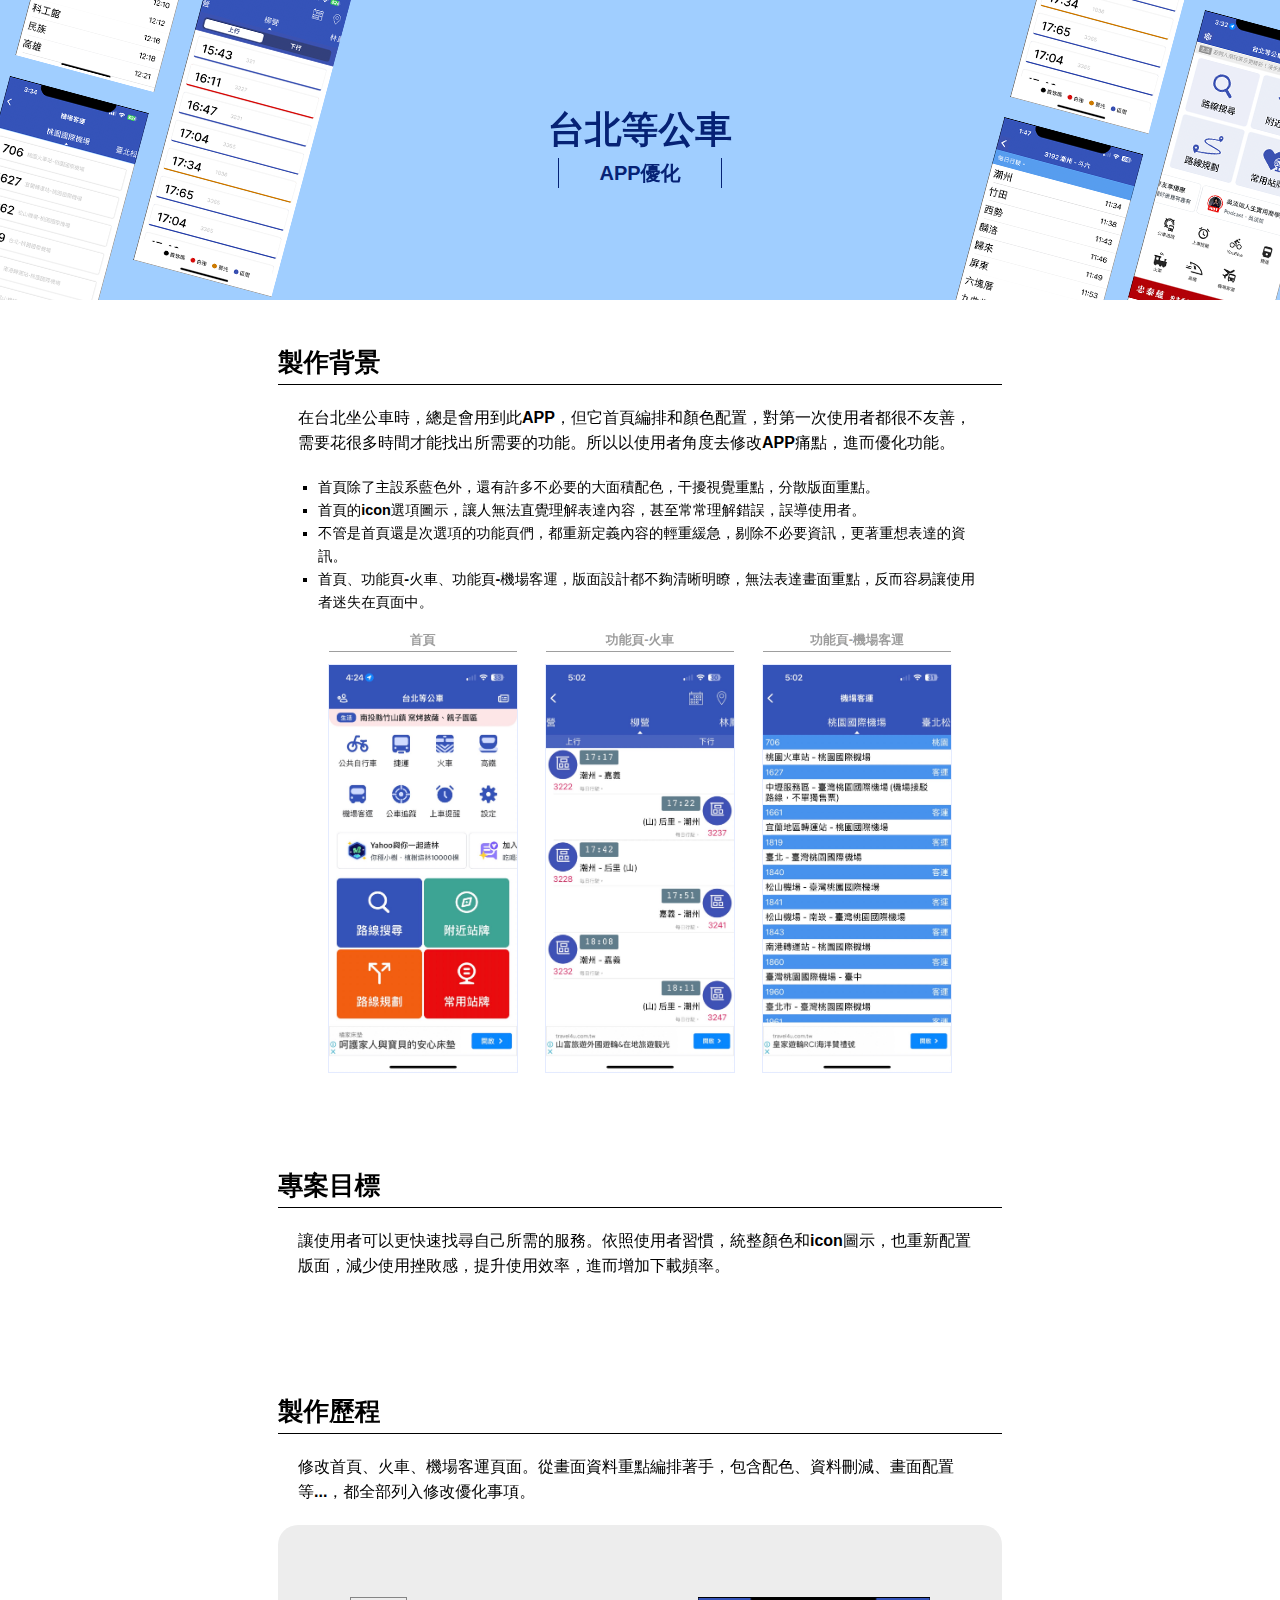
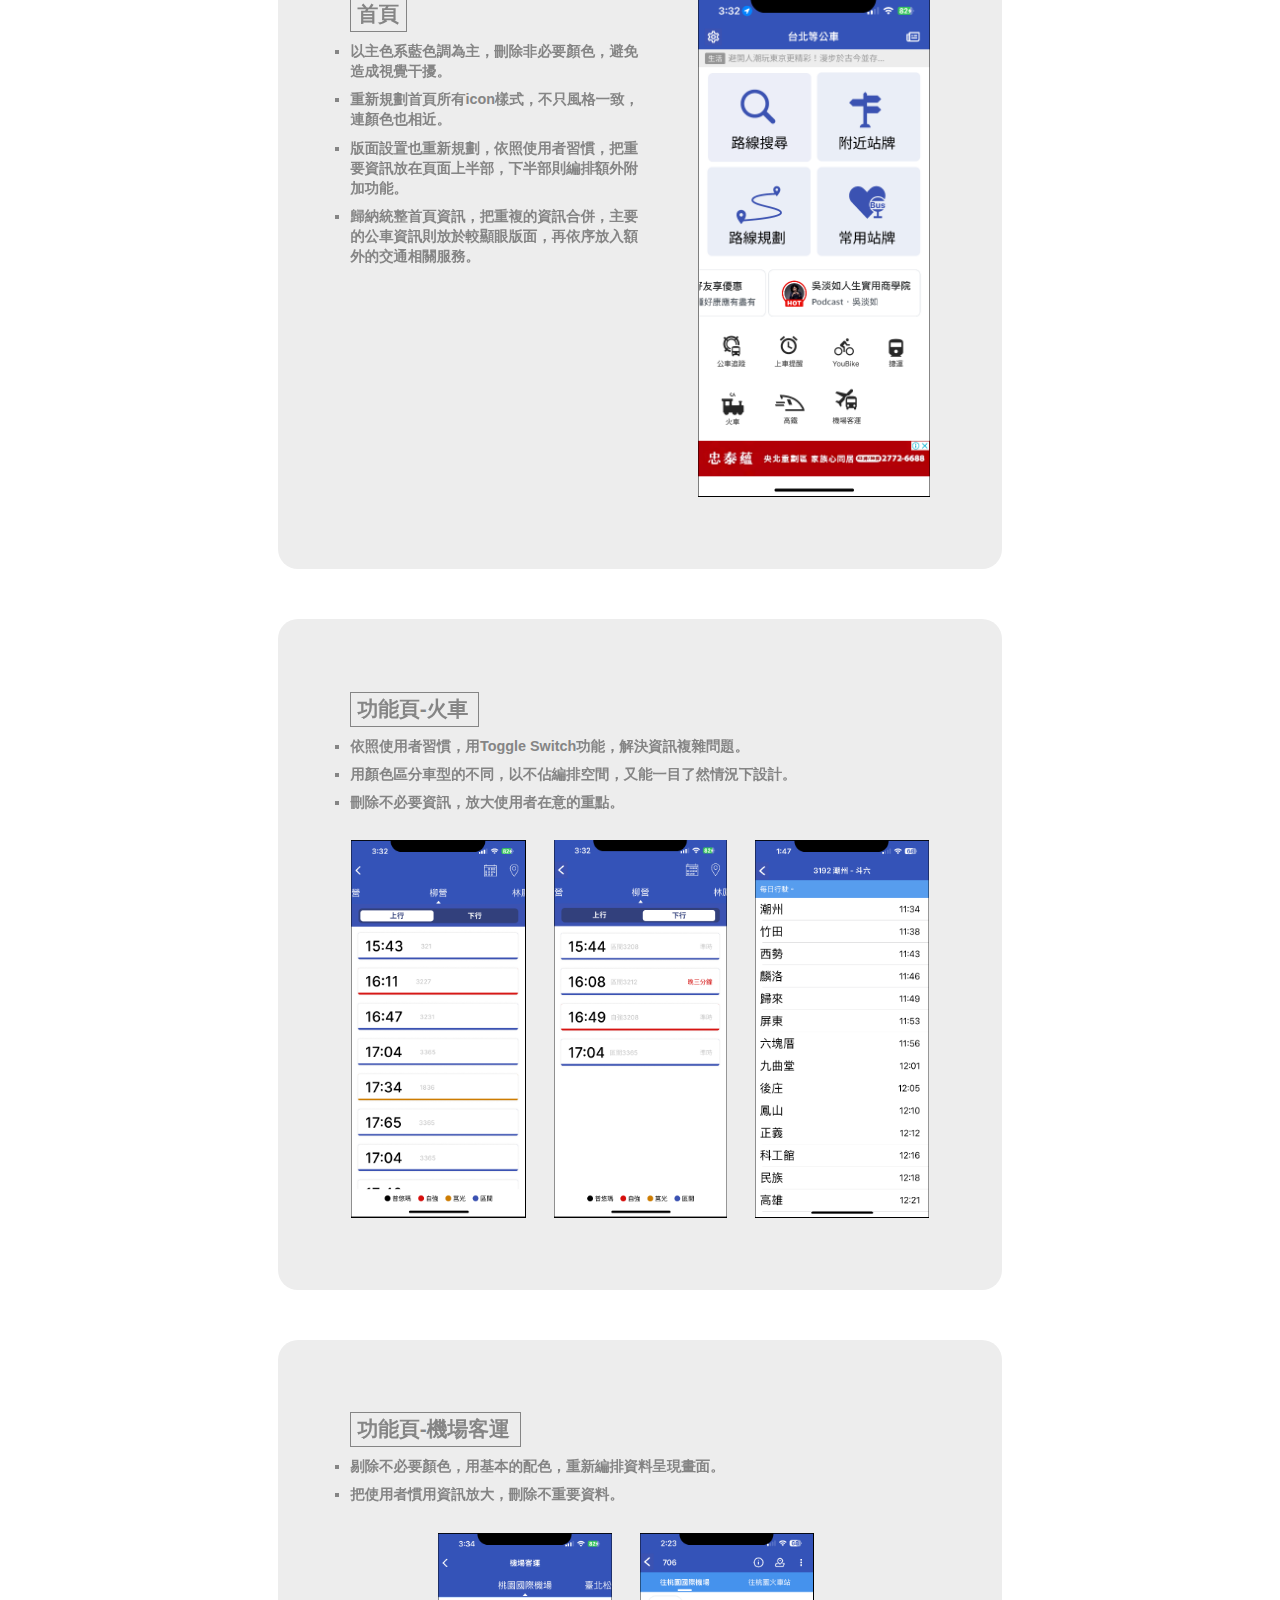
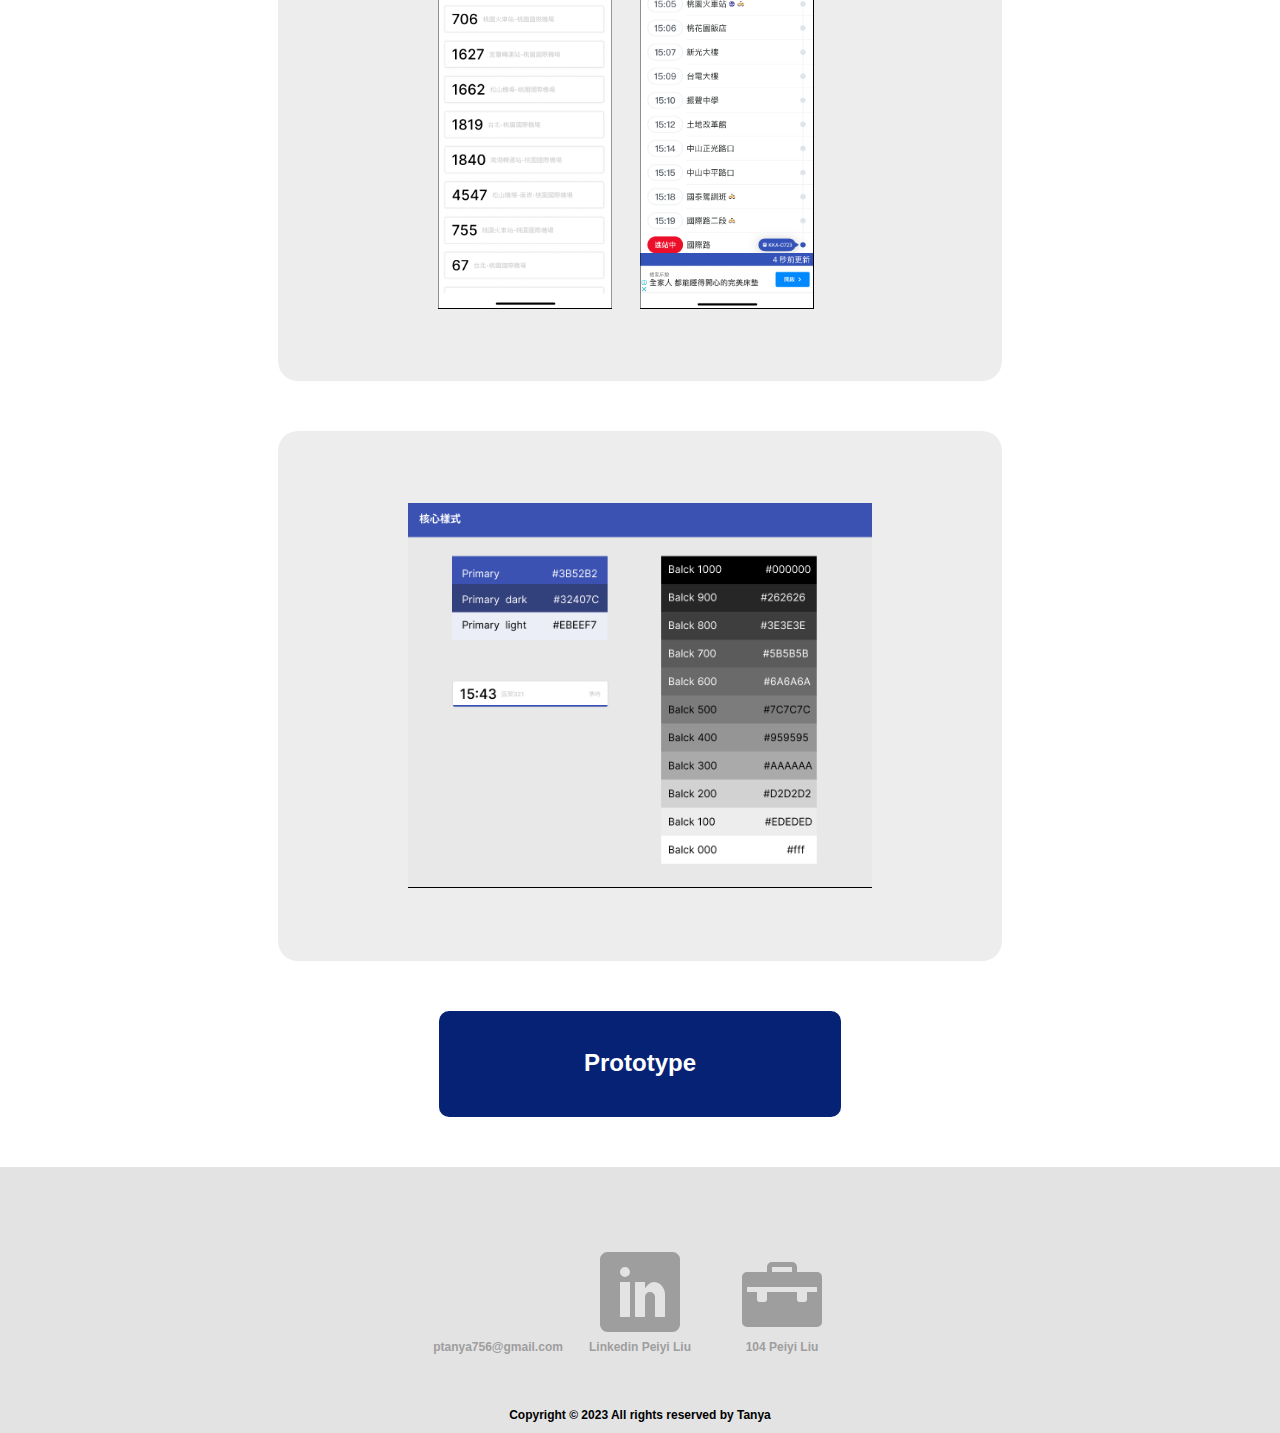
<file: uiux-bus.html>
<!DOCTYPE html>
<html lang="en">
<head>
  <meta charset="UTF-8">
  <meta http-equiv="X-UA-Compatible" content="IE=edge">
  <meta name="viewport" content="width=device-width, initial-scale=1.0">
  <title>Tanya's Portfolio</title>

  <!-- Stylesheets -->
  <!-- <link rel="stylesheet" href="scss/portfolio.css"> -->
  <link rel="stylesheet" href="scss/uiux-bus.css">

  <link rel="stylesheet" href="fonts.css">


</head>


<body>
  <header>
    <div class="title">
      <h1>台北等公車</h1>
      <p>APP優化</p>
    </div>
  </header>

  <div class="wrap">
    <div class="reason">
      <div class="text">
        <div class="title">製作背景</div>
        <div class="explain">
          <p>在台北坐公車時，總是會用到此APP，但它首頁編排和顏色配置，對第一次使用者都很不友善，需要花很多時間才能找出所需要的功能。所以以使用者角度去修改APP痛點，進而優化功能。</p>
          <ul>
            <li>首頁除了主設系藍色外，還有許多不必要的大面積配色，干擾視覺重點，分散版面重點。</li>
            <li>首頁的icon選項圖示，讓人無法直覺理解表達內容，甚至常常理解錯誤，誤導使用者。</li>
            <li>不管是首頁還是次選項的功能頁們，都重新定義內容的輕重緩急，剔除不必要資訊，更著重想表達的資訊。</li>
            <li>首頁、功能頁-火車、功能頁-機場客運，版面設計都不夠清晰明瞭，無法表達畫面重點，反而容易讓使用者迷失在頁面中。</li>
          </ul>
        </div>
      </div>
      <div class="pic">
        <div class="picbox">
          <div class="tag">首頁</div>
          <img src="images/uiux-bus-01.png" alt="">
        </div>
        <div class="picbox">
          <div class="tag">功能頁-火車</div>
          <img src="images/uiux-bus-02.png" alt="">
        </div>
        <div class="picbox">
          <div class="tag">功能頁-機場客運</div>
          <img src="images/uiux-bus-03.png" alt="">
        </div>
      </div>
    </div>
    <div class="goal">
      <div class="text">
        <div class="title">專案目標</div>
        <div class="explain">
          <p>讓使用者可以更快速找尋自己所需的服務。依照使用者習慣，統整顏色和icon圖示，也重新配置版面，減少使用挫敗感，提升使用效率，進而增加下載頻率。</p>
        </div>
      </div>
    </div>
    <div class="process">
      <div class="text">
        <div class="title">製作歷程</div>
        <div class="explain">
          <p>修改首頁、火車、機場客運頁面。從畫面資料重點編排著手，包含配色、資料刪減、畫面配置等...，都全部列入修改優化事項。</p>
        </div>
      </div>
      <div class="picwrap">
        <div class="text">
          <h3>首頁</h3>
          <ul>
            <li>以主色系藍色調為主，刪除非必要顏色，避免造成視覺干擾。</li>
            <li>重新規劃首頁所有icon樣式，不只風格一致，連顏色也相近。</li>
            <li>版面設置也重新規劃，依照使用者習慣，把重要資訊放在頁面上半部，下半部則編排額外附加功能。</li>
            <li>歸納統整首頁資訊，把重複的資訊合併，主要的公車資訊則放於較顯眼版面，再依序放入額外的交通相關服務。</li>
          </ul>
        </div>
        <img src="images/uiux-bus-04.png" alt="">
      </div>
      <div class="picwrap picwrap02">
        <div class="text">
          <h3>功能頁-火車</h3>
          <ul>
            <li>依照使用者習慣，用Toggle Switch功能，解決資訊複雜問題。</li>
            <li>用顏色區分車型的不同，以不佔編排空間，又能一目了然情況下設計。</li>
            <li>刪除不必要資訊，放大使用者在意的重點。</li>
          </ul>
        </div>
        <div class="imgbox">
          <img src="images/uiux-bus-05.png" alt="">
          <img src="images/uiux-bus-06.png" alt="">
          <img src="images/uiux-bus-07.png" alt="">
        </div>
        
      </div>
      <div class="picwrap picwrap02 picwrap03">
        <div class="text">
          <h3>功能頁-機場客運</h3>
          <ul>
            <li>剔除不必要顏色，用基本的配色，重新編排資料呈現畫面。</li>
            <li>把使用者慣用資訊放大，刪除不重要資料。</li>
          </ul>
        </div>
        <div class="imgbox">
          <img src="images/uiux-bus-08.png" alt="">
          <img src="images/uiux-bus-09.png" alt="">
        </div>
        
      </div>
      <div class="picwrap picwrap02 picwrap04">
        <div class="text">
        </div>
        <img src="images/uiux-bus-10.png" alt="">
      </div>
      <a href="https://www.figma.com/proto/pdzygl96fwtNHEnh5GzUPk/bus?type=design&node-id=18-1748&scaling=scale-down&page-id=0%3A1&starting-point-node-id=18%3A1748" target="_blank" class="btn">Prototype</a>
    </div>
  </div>

  <footer>
    <div name="connect" id="connect" class="connect">
      <a href="mailto:ptanya756@gmail.com" class="connectbox">
        <div class="icon icon-envelope"></div>
        <p>ptanya756@gmail.com</p>
      </a>
      <a href="" class="connectbox">
        <div class="icon icon-linkedin"></div>
        <p>Linkedin   Peiyi Liu</p>
      </a>
      <a href="https://pda.104.com.tw/profile/share/a3dMt7BtTbyMhHGYTf2s8IcLgNp3rj4J" target="_blank"  class="connectbox">
        <div class="icon icon-briefcase"></div>
        <p>104   Peiyi Liu</p>
      </a>
    </div>
    <div class="copyright">
      Copyright © 2023 All rights reserved by Tanya
    </div>

  </footer>


</body>
</html>
</file>
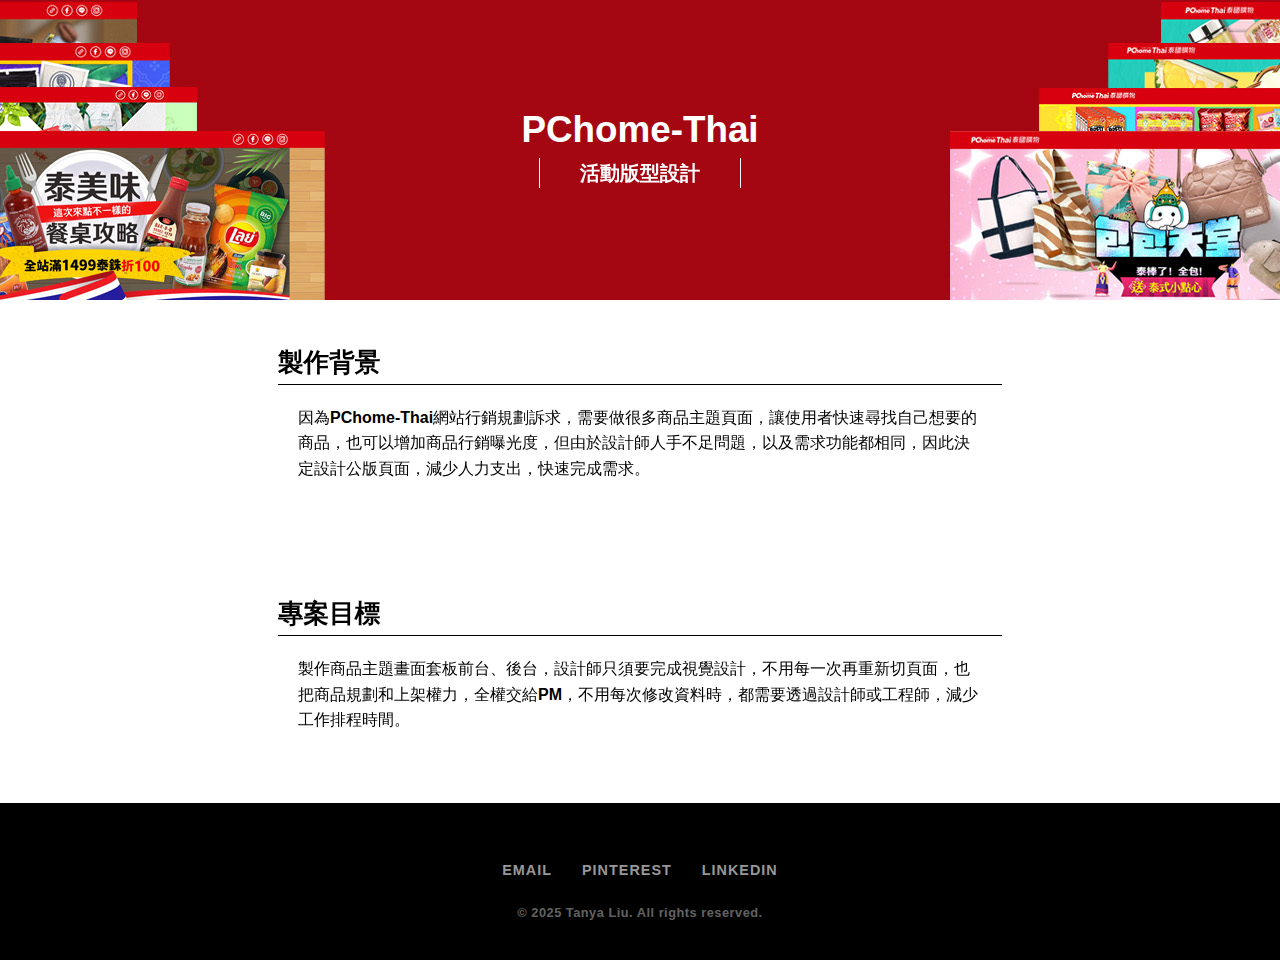
<file: uiux-thai.html>
<!DOCTYPE html>
<html lang="en">
<head>
  <meta charset="UTF-8">
  <meta http-equiv="X-UA-Compatible" content="IE=edge">
  <meta name="viewport" content="width=device-width, initial-scale=1.0">
  <title>Tanya's Portfolio</title>

  <!-- Stylesheets -->
  <!-- <link rel="stylesheet" href="scss/portfolio.css"> -->
  <link rel="stylesheet" href="css/uiux-thai.css">

  <link rel="stylesheet" href="fonts.css">


</head>


<body>
  <header>
    <div class="title">
      <h1>PChome-Thai</h1>
      <p>活動版型設計</p>
    </div>
  </header>

  <div class="wrap">
    <div class="reason">
      <div class="text">
        <div class="title">製作背景</div>
        <div class="explain">
          <p>因為PChome-Thai網站行銷規劃訴求，需要做很多商品主題頁面，讓使用者快速尋找自己想要的商品，也可以增加商品行銷曝光度，但由於設計師人手不足問題，以及需求功能都相同，因此決定設計公版頁面，減少人力支出，快速完成需求。</p>
        </div>
      </div>
    </div>
    <div class="goal">
      <div class="text">
        <div class="title">專案目標</div>
        <div class="explain">
          <p>製作商品主題畫面套板前台、後台，設計師只須要完成視覺設計，不用每一次再重新切頁面，也把商品規劃和上架權力，全權交給PM，不用每次修改資料時，都需要透過設計師或工程師，減少工作排程時間。</p>
        </div>
      </div>
    </div>
    <!-- <div class="process">
      <div class="text">
        <div class="title">製作歷程</div>
        <div class="explain">
          <p>修改首頁、火車、機場客運頁面。從畫面資料重點編排著手，包含配色、資料刪減、畫面配置等...，都全部列入修改優化事項。</p>
        </div>
      </div>
      <div class="picwrap">
        <div class="text">
          <h3>首頁</h3>
          <ul>
            <li>以主色系藍色調為主，刪除非必要顏色，避免造成視覺干擾。</li>
            <li>重新規劃首頁所有icon樣式，不只風格一致，連顏色也相近。</li>
            <li>版面設置也重新規劃，依照使用者習慣，把重要資訊放在頁面上半部，下半部則編排額外附加功能。</li>
            <li>歸納統整首頁資訊，把重複的資訊合併，主要的公車資訊則放於較顯眼版面，再依序放入額外的交通相關服務。</li>
          </ul>
        </div>
        <img src="images/uiux-bus-04.png" alt="">
      </div>
      <div class="picwrap picwrap02">
        <div class="text">
          <h3>功能頁-火車</h3>
          <ul>
            <li>依照使用者習慣，用Toggle Switch功能，解決資訊複雜問題。</li>
            <li>用顏色區分車型的不同，以不佔編排空間，又能一目了然情況下設計。</li>
            <li>刪除不必要資訊，放大使用者在意的重點。</li>
          </ul>
        </div>
        <div class="imgbox">
          <img src="images/uiux-bus-05.png" alt="">
          <img src="images/uiux-bus-06.png" alt="">
          <img src="images/uiux-bus-07.png" alt="">
        </div>
        
      </div>
      <div class="picwrap picwrap02 picwrap03">
        <div class="text">
          <h3>功能頁-機場客運</h3>
          <ul>
            <li>剔除不必要顏色，用基本的配色，重新編排資料呈現畫面。</li>
            <li>把使用者慣用資訊放大，刪除不重要資料。</li>
          </ul>
        </div>
        <div class="imgbox">
          <img src="images/uiux-bus-08.png" alt="">
          <img src="images/uiux-bus-09.png" alt="">
        </div>
        
      </div>
      <div class="picwrap picwrap02 picwrap04">
        <div class="text">
          <h3>Date Library核心樣式</h3>
        </div>
        <img src="images/uiux-bus-10.png" alt="">
      </div>
    </div> -->
  </div>


    <footer class="footer">
        <div class="footer-content">
            <div class="footer-links">
                <a href="mailto:ptanya756@gmail.com" class="footer-link">Email</a>
                <a href="https://www.pinterest.com/peiyi756/" target="_blank" class="footer-link">Pinterest</a>
                <a href="https://www.linkedin.com/" target="_blank" class="footer-link">LinkedIn</a>
            </div>
            <p class="footer-copyright">© 2025 Tanya Liu. All rights reserved.</p>
        </div>
    </footer>


</body>
</html>
</file>
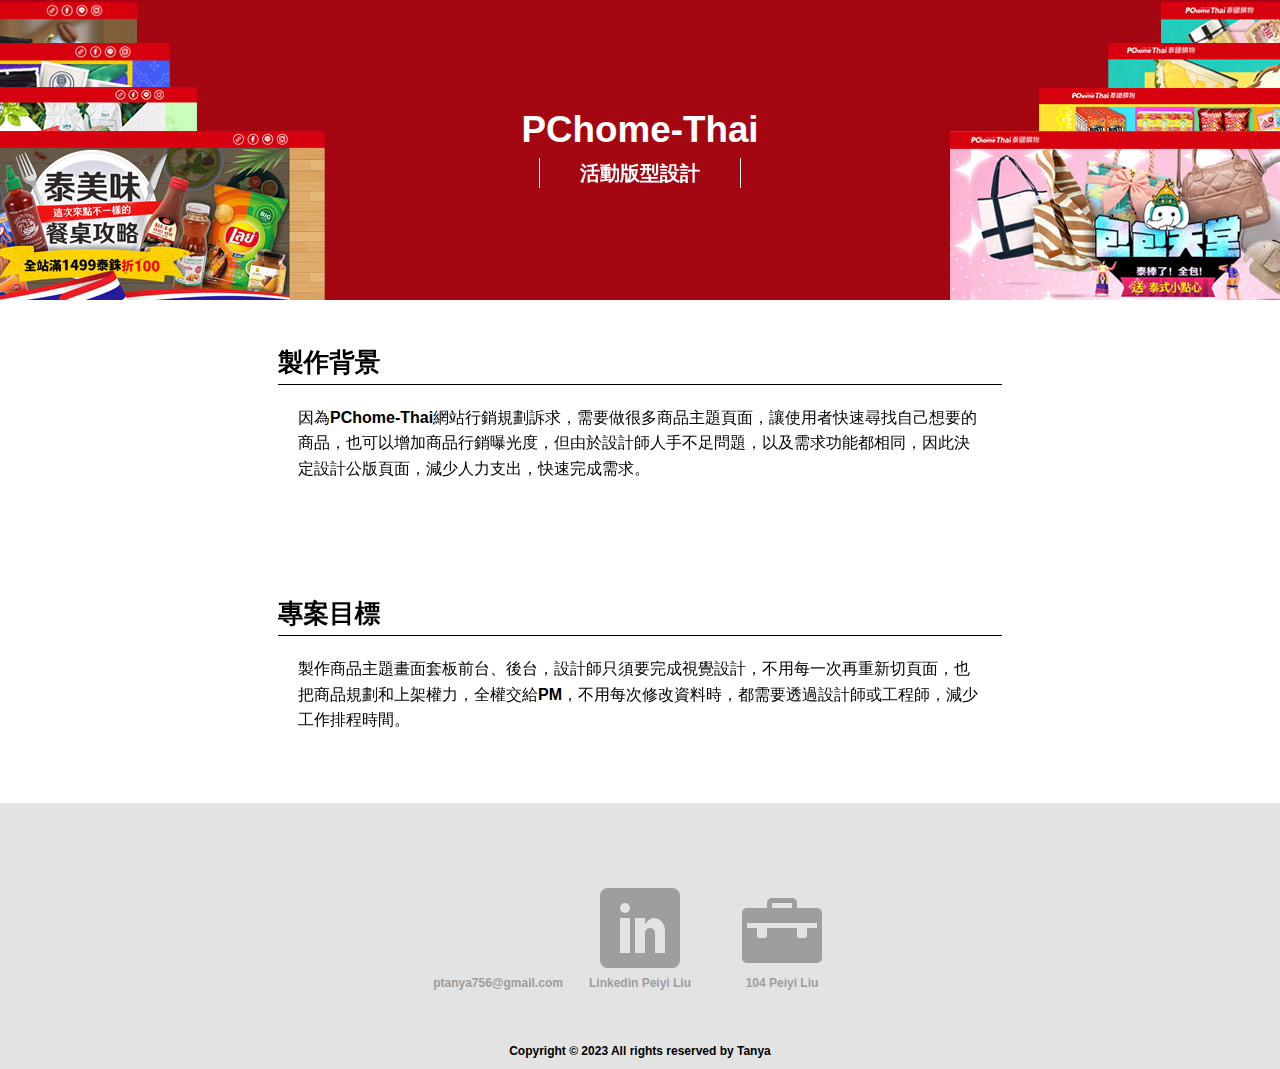
<file: web-thai.html>
<!DOCTYPE html>
<html lang="en">
<head>
  <meta charset="UTF-8">
  <meta http-equiv="X-UA-Compatible" content="IE=edge">
  <meta name="viewport" content="width=device-width, initial-scale=1.0">
  <title>Tanya's Portfolio</title>

  <!-- Stylesheets -->
  <!-- <link rel="stylesheet" href="scss/portfolio.css"> -->
  <link rel="stylesheet" href="scss/web-thai.css">

  <link rel="stylesheet" href="fonts.css">


</head>


<body>
  <header>
    <div class="title">
      <h1>PChome-Thai</h1>
      <p>活動版型設計</p>
    </div>
  </header>

  <div class="wrap">
    <div class="reason">
      <div class="text">
        <div class="title">製作背景</div>
        <div class="explain">
          <p>因為PChome-Thai網站行銷規劃訴求，需要做很多商品主題頁面，讓使用者快速尋找自己想要的商品，也可以增加商品行銷曝光度，但由於設計師人手不足問題，以及需求功能都相同，因此決定設計公版頁面，減少人力支出，快速完成需求。</p>
        </div>
      </div>
    </div>
    <div class="goal">
      <div class="text">
        <div class="title">專案目標</div>
        <div class="explain">
          <p>製作商品主題畫面套板前台、後台，設計師只須要完成視覺設計，不用每一次再重新切頁面，也把商品規劃和上架權力，全權交給PM，不用每次修改資料時，都需要透過設計師或工程師，減少工作排程時間。</p>
        </div>
      </div>
    </div>
    <!-- <div class="process">
      <div class="text">
        <div class="title">製作歷程</div>
        <div class="explain">
          <p>修改首頁、火車、機場客運頁面。從畫面資料重點編排著手，包含配色、資料刪減、畫面配置等...，都全部列入修改優化事項。</p>
        </div>
      </div>
      <div class="picwrap">
        <div class="text">
          <h3>首頁</h3>
          <ul>
            <li>以主色系藍色調為主，刪除非必要顏色，避免造成視覺干擾。</li>
            <li>重新規劃首頁所有icon樣式，不只風格一致，連顏色也相近。</li>
            <li>版面設置也重新規劃，依照使用者習慣，把重要資訊放在頁面上半部，下半部則編排額外附加功能。</li>
            <li>歸納統整首頁資訊，把重複的資訊合併，主要的公車資訊則放於較顯眼版面，再依序放入額外的交通相關服務。</li>
          </ul>
        </div>
        <img src="images/uiux-bus-04.png" alt="">
      </div>
      <div class="picwrap picwrap02">
        <div class="text">
          <h3>功能頁-火車</h3>
          <ul>
            <li>依照使用者習慣，用Toggle Switch功能，解決資訊複雜問題。</li>
            <li>用顏色區分車型的不同，以不佔編排空間，又能一目了然情況下設計。</li>
            <li>刪除不必要資訊，放大使用者在意的重點。</li>
          </ul>
        </div>
        <div class="imgbox">
          <img src="images/uiux-bus-05.png" alt="">
          <img src="images/uiux-bus-06.png" alt="">
          <img src="images/uiux-bus-07.png" alt="">
        </div>
        
      </div>
      <div class="picwrap picwrap02 picwrap03">
        <div class="text">
          <h3>功能頁-機場客運</h3>
          <ul>
            <li>剔除不必要顏色，用基本的配色，重新編排資料呈現畫面。</li>
            <li>把使用者慣用資訊放大，刪除不重要資料。</li>
          </ul>
        </div>
        <div class="imgbox">
          <img src="images/uiux-bus-08.png" alt="">
          <img src="images/uiux-bus-09.png" alt="">
        </div>
        
      </div>
      <div class="picwrap picwrap02 picwrap04">
        <div class="text">
          <h3>Date Library核心樣式</h3>
        </div>
        <img src="images/uiux-bus-10.png" alt="">
      </div>
    </div> -->
  </div>

  <footer>
    <div name="connect" id="connect" class="connect">
      <a href="mailto:ptanya756@gmail.com" class="connectbox">
        <div class="icon icon-envelope"></div>
        <p>ptanya756@gmail.com</p>
      </a>
      <a href="" class="connectbox">
        <div class="icon icon-linkedin"></div>
        <p>Linkedin   Peiyi Liu</p>
      </a>
      <a href="https://pda.104.com.tw/profile/share/a3dMt7BtTbyMhHGYTf2s8IcLgNp3rj4J" target="_blank"  class="connectbox">
        <div class="icon icon-briefcase"></div>
        <p>104   Peiyi Liu</p>
      </a>
    </div>
    <div class="copyright">
      Copyright © 2023 All rights reserved by Tanya
    </div>

  </footer>


</body>
</html>
</file>
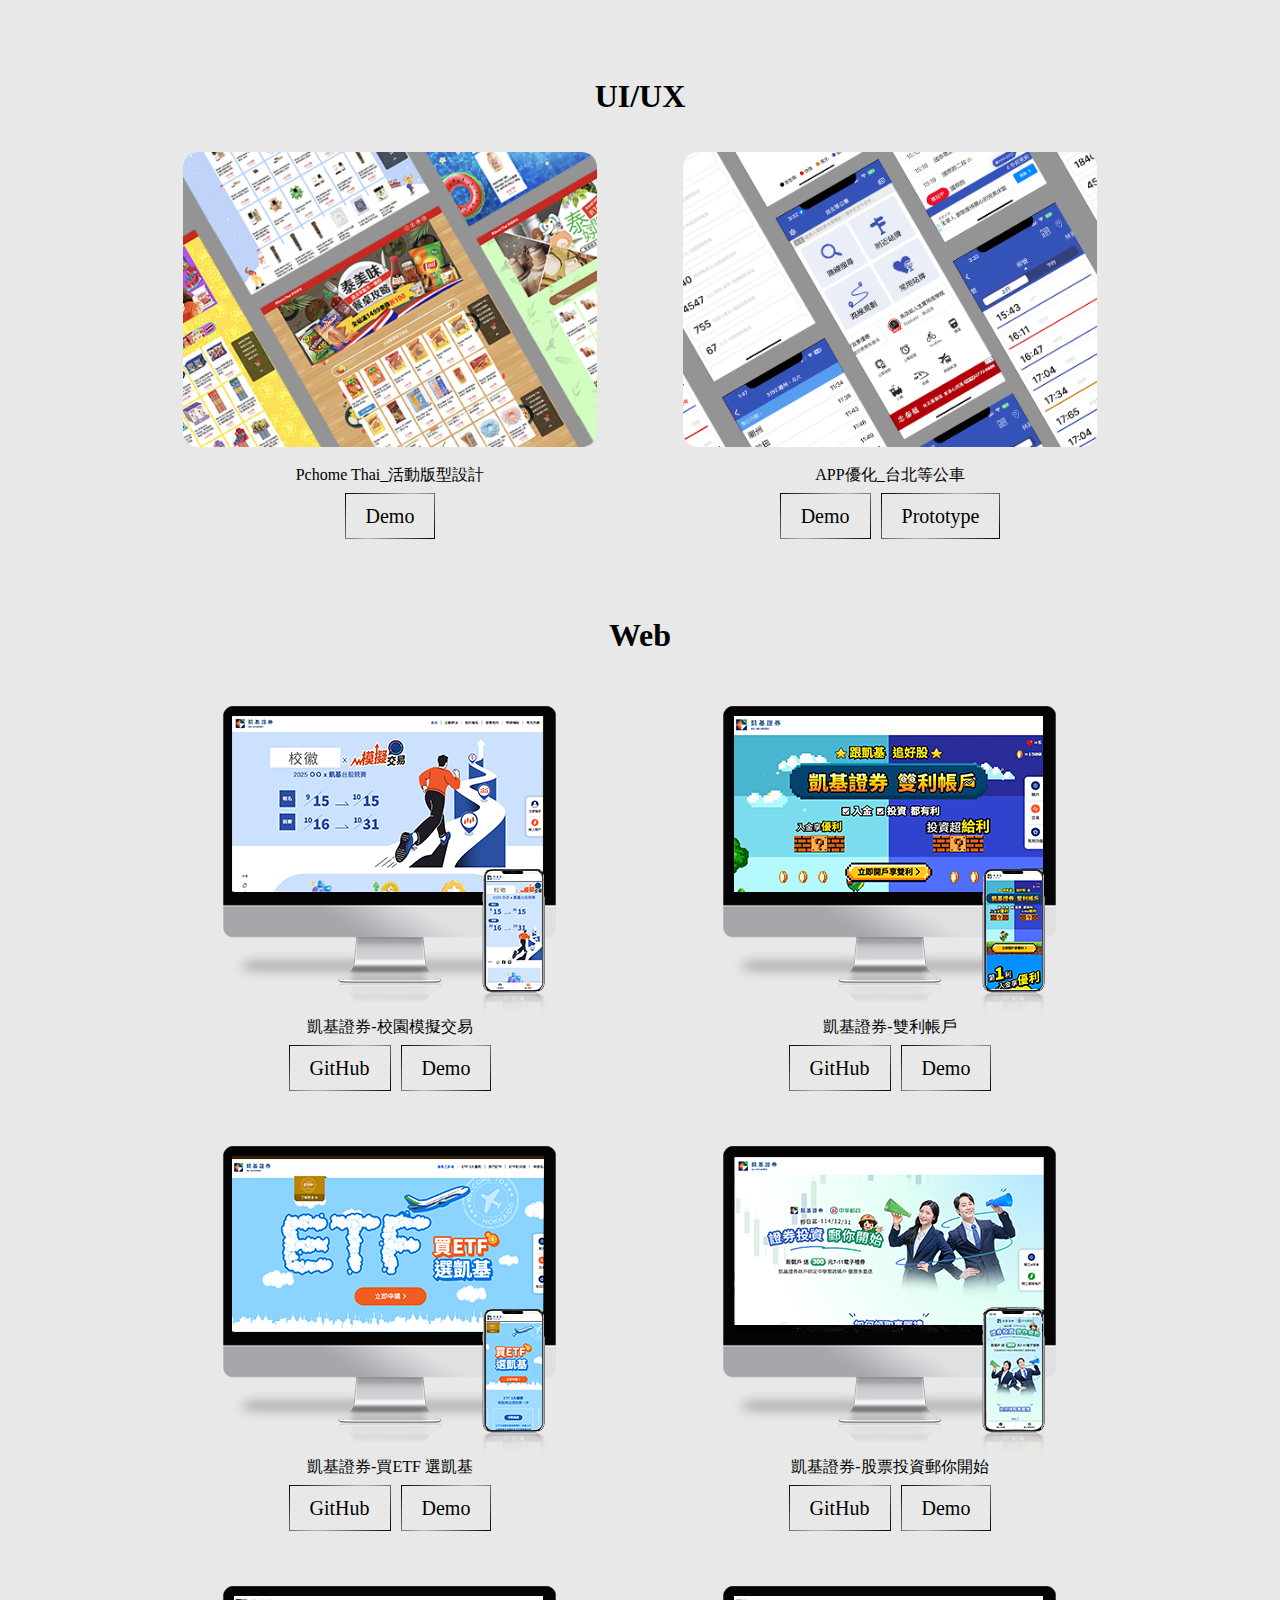
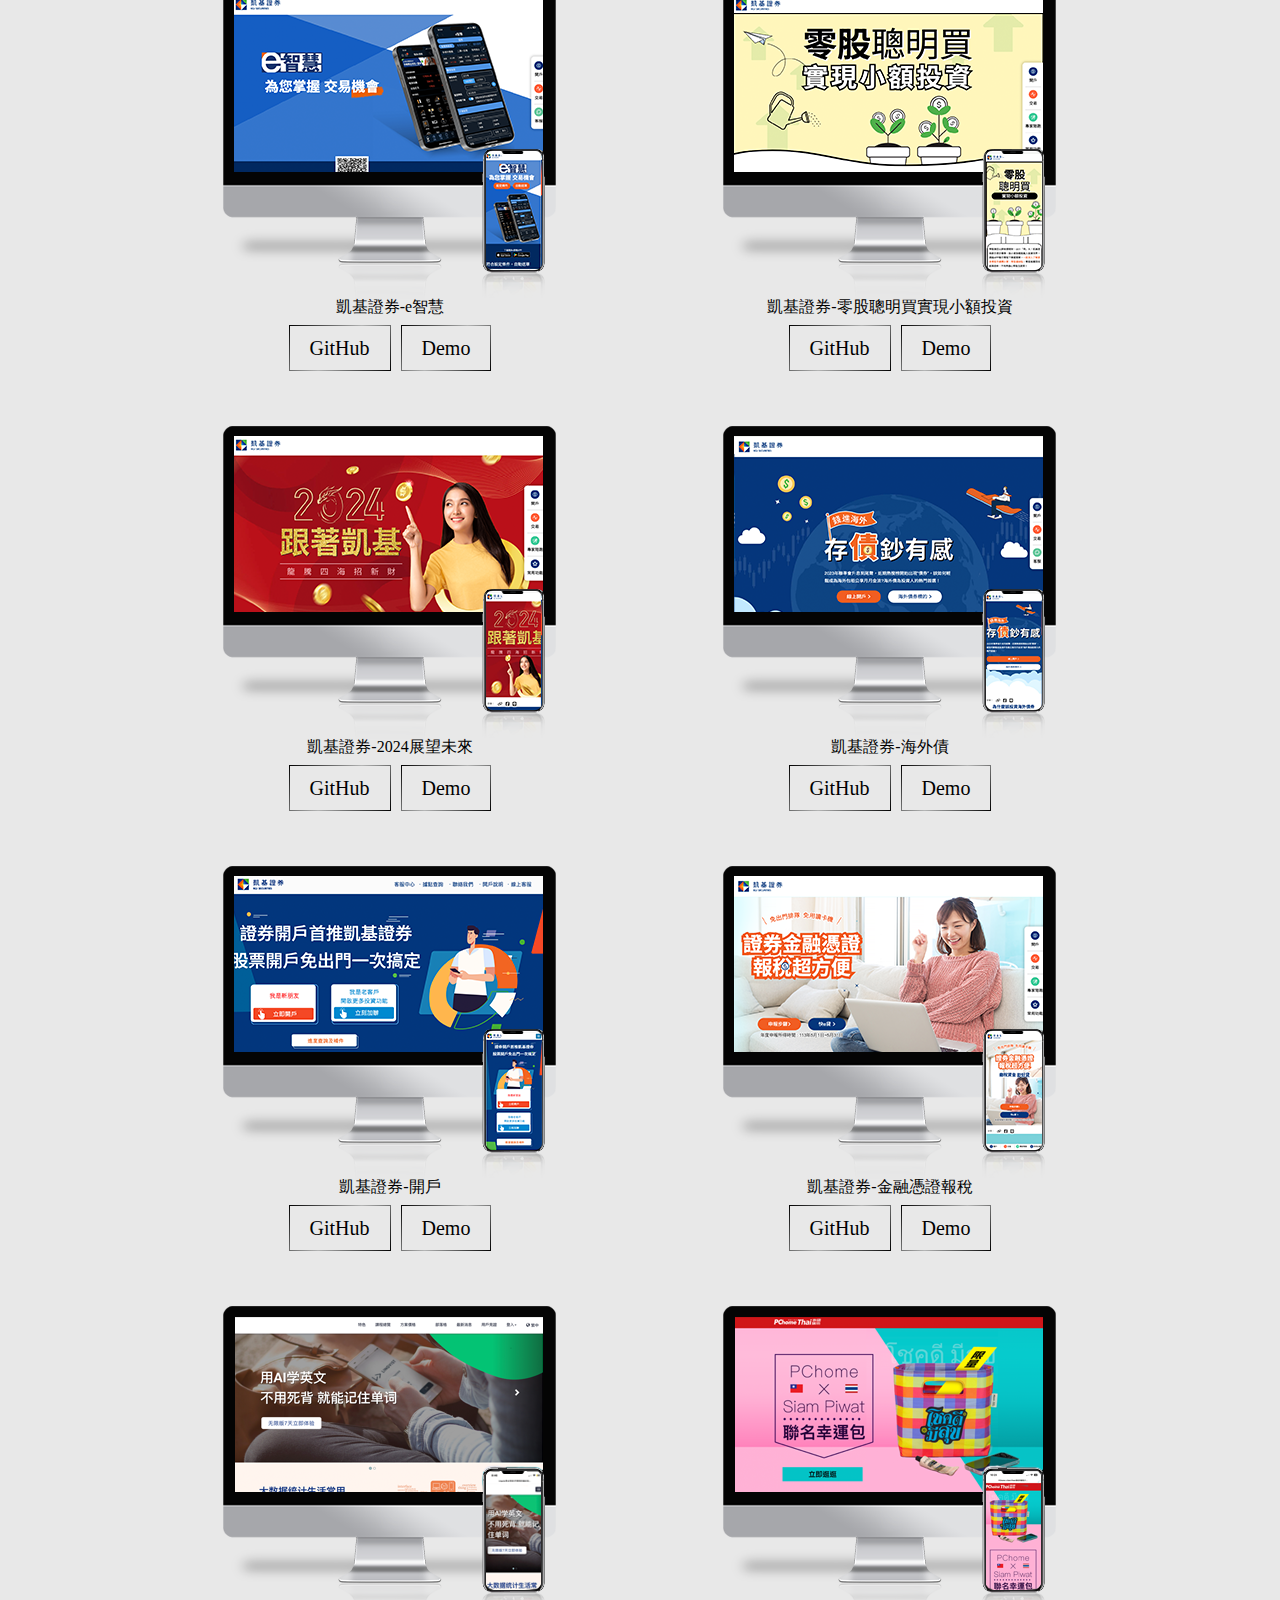
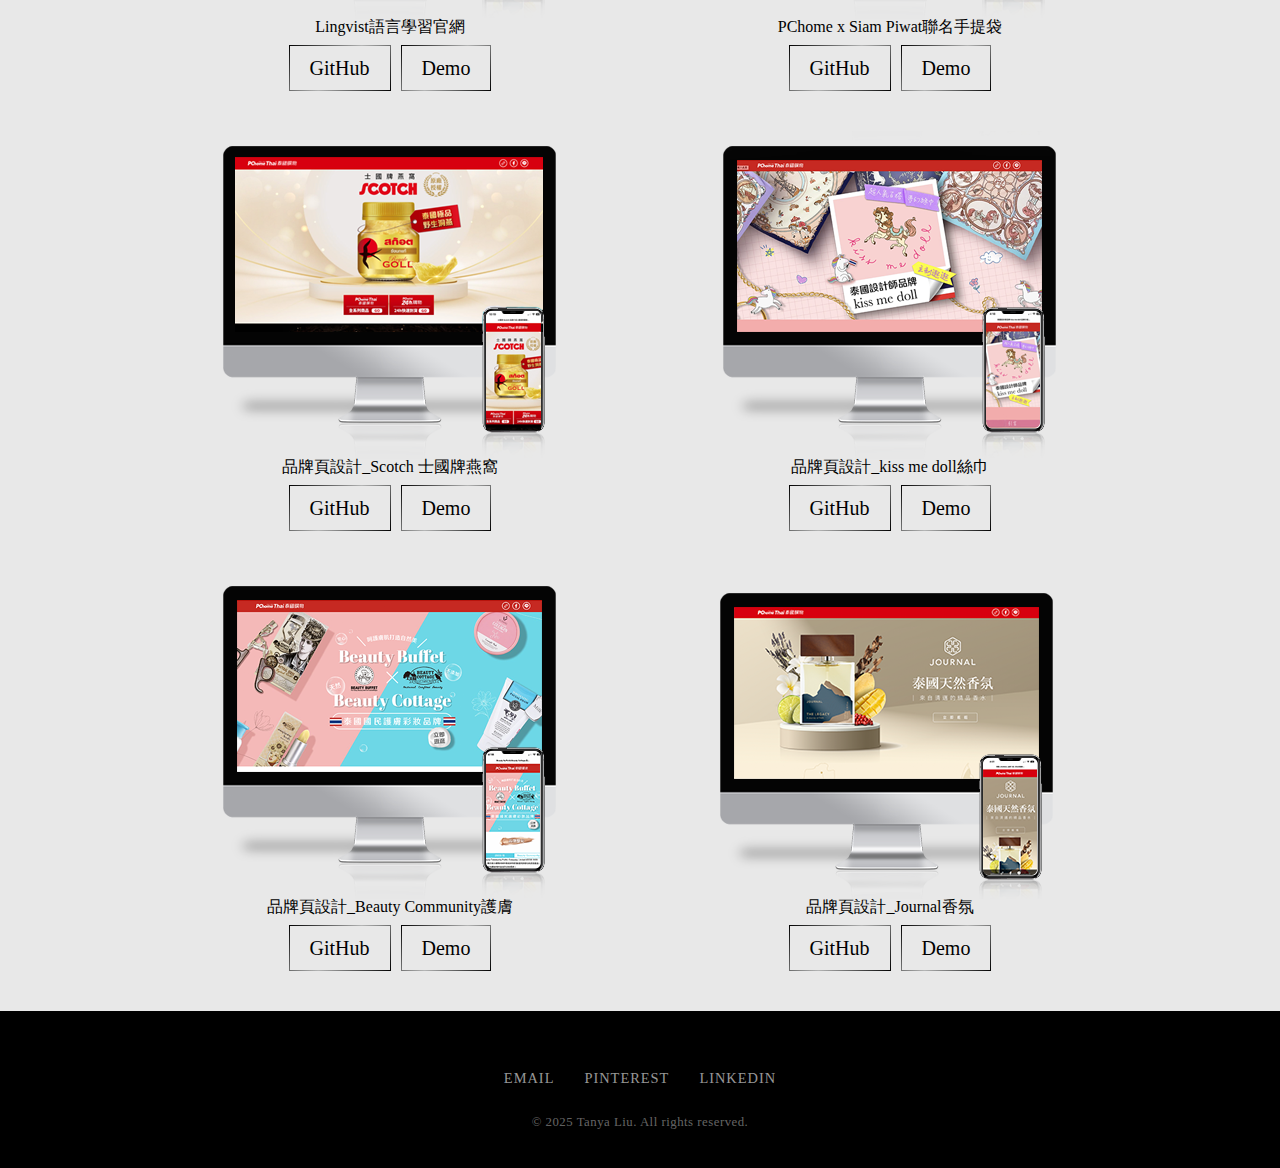
<file: work.html>
<!DOCTYPE html>
<html lang="en">

<head>
  <meta charset="UTF-8" />
  <meta name="viewport" content="width=device-width, initial-scale=1.0" />
  <meta http-equiv="X-UA-Compatible" content="ie=edge" />
  <meta name="theme-color" content="#062275" />
  <meta name="format-detection" content="telephone=no" />

  <meta name="apple-mobile-web-app-capable" content="yes" />
  <meta name="mobile-web-app-capable" content="yes" />

  <link rel="shortcut icon" href="images/favicon.ico" />
  <link href="images/apple-touch-icon.png" rel="apple-touch-icon" sizes="180x180">
  <link href="images/favicon-32x32.png" rel="icon" sizes="32x32" type="image/png">
  <link href="images/favicon-16x16.png" rel="icon" sizes="16x16" type="image/png"> 
  <title>Tanya's Portfolio</title>
  <meta property="og:title" content="Tanya's Portfolio" />
  <meta name="twitter:title" content="Tanya's Portfolio" />

  <meta property="og:type" content="website" />
  <meta name="description" content="我是Tanya，擁有十多年網頁設計工作經驗，曾在多家企業擔任設計師。瀏覽我的個人作品集，了解我在創意設計和技術實施方面的專業技能和成功案例。聯繫我以討論您的設計需求。" />
  <meta property="og:description" content="我是Tanya，擁有十多年網頁設計工作經驗，曾在多家企業擔任設計師。瀏覽我的個人作品集，了解我在創意設計和技術實施方面的專業技能和成功案例。聯繫我以討論您的設計需求。" />
  <meta name="twitter:description" content="我是Tanya，擁有十多年網頁設計工作經驗，曾在多家企業擔任設計師。瀏覽我的個人作品集，了解我在創意設計和技術實施方面的專業技能和成功案例。聯繫我以討論您的設計需求。" />
  <meta property="og:url" content="https://tanya756.github.io/portfolio/" />
  <link rel="canonical" href="https://tanya756.github.io/portfolio/" />

  <!-- Stylesheets -->
  <link rel="stylesheet" href="css/portfolio.css">
  <link rel="stylesheet" href="fonts.css">

</head>


<body class="work-page">
  <div name="portfolio" id="portfolio" class="portfolio">
    <div class="portfolio_frame">
      <h3>UI/UX</h3>

      <div class="portfolio_content UIUX">

        <div class="portfolio_box">
          <img src="images/portfolio_03.png" alt="">
          <p>Pchome Thai_活動版型設計</p>
          <div class="button">
            <a href="uiux-thai.html" target="_blank" class="btn">Demo</a>
          </div>
        </div>
        <div class="portfolio_box">
          <img src="images/portfolio_02.png" alt="">
          <p>APP優化_台北等公車</p>
          <div class="button">
            <a href="uiux-bus.html" target="_blank" class="btn">Demo</a>
            <a href="https://www.figma.com/proto/pdzygl96fwtNHEnh5GzUPk/bus?type=design&node-id=18-1748&scaling=scale-down&page-id=0%3A1&starting-point-node-id=18%3A1748"
              target="_blank" class="btn">Prototype</a>
          </div>
        </div>

      </div>

    </div>
    <div class="portfolio_frame">
      <h3>Web</h3>

      <div class="portfolio_content">
        
        <div class="portfolio_box">
          <img src="images/portfolio_19.png" alt="">
          <p>凱基證券-校園模擬交易</p>
          <div class="button">
            <a href="https://github.com/tanya756/webdesign-stg/" target="_blank" class="btn">GitHub</a>
            <a href="https://tanya756.github.io/webdesign-stg/" target="_blank" class="btn">Demo</a>
          </div>
        </div>
        <div class="portfolio_box">
          <img src="images/portfolio_18.png" alt="">
          <p>凱基證券-雙利帳戶</p>
          <div class="button">
            <a href="https://github.com/tanya756/webdesign-2024interest" target="_blank" class="btn">GitHub</a>
            <a href="https://tanya756.github.io/webdesign-2024interest/" target="_blank" class="btn">Demo</a>
          </div>
        </div>
        <div class="portfolio_box">
          <img src="images/portfolio_20.png" alt="">
          <p>凱基證券-買ETF 選凱基</p>
          <div class="button">
            <a href="https://github.com/tanya756/webdesign-KGIETF/" target="_blank" class="btn">GitHub</a>
            <a href="https://tanya756.github.io/webdesign-KGIETF/" target="_blank" class="btn">Demo</a>
          </div>
        </div>
        <div class="portfolio_box">
          <img src="images/portfolio_21.png" alt="">
          <p>凱基證券-股票投資郵你開始</p>
          <div class="button">
            <a href="https://github.com/tanya756/webdesign-postoffice2025Q4/" target="_blank" class="btn">GitHub</a>
            <a href="https://tanya756.github.io/webdesign-postoffice2025Q4/" target="_blank" class="btn">Demo</a>
          </div>
        </div>
        <div class="portfolio_box">
          <img src="images/portfolio_17.png" alt="">
          <p>凱基證券-e智慧</p>
          <div class="button">
            <a href="https://github.com/tanya756/webdesign-conditionalorder" target="_blank" class="btn">GitHub</a>
            <a href="https://tanya756.github.io/webdesign-conditionalorder/" target="_blank" class="btn">Demo</a>
          </div>
        </div>
        <div class="portfolio_box">
          <img src="images/portfolio_16.png" alt="">
          <p>凱基證券-零股聰明買實現小額投資</p>
          <div class="button">
            <a href="https://github.com/tanya756/webdesign-smallinvest" target="_blank" class="btn">GitHub</a>
            <a href="https://tanya756.github.io/webdesign-smallinvest/" target="_blank" class="btn">Demo</a>
          </div>
        </div>
        <div class="portfolio_box">
          <img src="images/portfolio_15.png" alt="">
          <p>凱基證券-2024展望未來</p>
          <div class="button">
            <a href="https://github.com/tanya756/webdesign-strategy" target="_blank" class="btn">GitHub</a>
            <a href="https://tanya756.github.io/webdesign-strategy" target="_blank" class="btn">Demo</a>
          </div>
        </div>
        <div class="portfolio_box">
          <img src="images/portfolio_14.png" alt="">
          <p>凱基證券-海外債</p>
          <div class="button">
            <a href="https://github.com/tanya756/webdesign-offshorebond" target="_blank" class="btn">GitHub</a>
            <a href="https://tanya756.github.io/webdesign-offshorebond/" target="_blank" class="btn">Demo</a>
          </div>
        </div>
        <div class="portfolio_box">
          <img src="images/portfolio_13.png" alt="">
          <p>凱基證券-開戶</p>
          <div class="button">
            <a href="https://github.com/tanya756/webdesign-OOA/" target="_blank" class="btn">GitHub</a>
            <a href="https://tanya756.github.io/webdesign-OOA/" target="_blank" class="btn">Demo</a>
          </div>
        </div>
        <div class="portfolio_box">
          <img src="images/portfolio_12.png" alt="">
          <p>凱基證券-金融憑證報稅</p>
          <div class="button">
            <a href="https://github.com/tanya756/webdesign-tax" target="_blank" class="btn">GitHub</a>
            <a href="https://tanya756.github.io/webdesign-tax/" target="_blank" class="btn">Demo</a>
          </div>
        </div>
        <div class="portfolio_box">
          <img src="images/portfolio_11.png" alt="">
          <p>Lingvist語言學習官網</p>
          <div class="button">
            <a href="https://github.com/tanya756/webdesign-lingvist" target="_blank" class="btn">GitHub</a>
            <a href="https://tanya756.github.io/webdesign-lingvist/" target="_blank" class="btn">Demo</a>
          </div>
        </div>
        <div class="portfolio_box">
          <img src="images/portfolio_10.png" alt="">
          <p>PChome x Siam Piwat聯名手提袋</p>
          <div class="button">
            <a href="https://github.com/tanya756/webdesign-siam" target="_blank" class="btn">GitHub</a>
            <a href="https://tanya756.github.io/webdesign-siam/" target="_blank" class="btn">Demo</a>
          </div>
        </div>
        <div class="portfolio_box">
          <img src="images/portfolio_09.png" alt="">
          <p>品牌頁設計_Scotch 士國牌燕窩</p>
          <div class="button">
            <a href="https://github.com/tanya756/webdesign-scotch" target="_blank" class="btn">GitHub</a>
            <a href="https://tanya756.github.io/webdesign-scotch/" target="_blank" class="btn">Demo</a>
          </div>
        </div>
        <div class="portfolio_box">
          <img src="images/portfolio_05.png" alt="">
          <p>品牌頁設計_kiss me doll絲巾</p>
          <div class="button">
            <a href="https://github.com/tanya756/webdesign-kissmedoll" target="_blank" class="btn">GitHub</a>
            <a href="https://tanya756.github.io/webdesign-kissmedoll/" target="_blank" class="btn">Demo</a>
          </div>
        </div>
        <div class="portfolio_box">
          <img src="images/portfolio_04.png" alt="">
          <p>品牌頁設計_Beauty Community護膚</p>
          <div class="button">
            <a href="https://github.com/tanya756/webdesign-beautycommunity" target="_blank" class="btn">GitHub</a>
            <a href="https://tanya756.github.io/webdesign-beautycommunity/" target="_blank" class="btn">Demo</a>
          </div>
        </div>
        <div class="portfolio_box">
          <img src="images/portfolio_06.png" alt="">
          <p>品牌頁設計_Journal香氛</p>
          <div class="button">
            <a href="https://github.com/tanya756/webdesign-journal" target="_blank" class="btn">GitHub</a>
            <a href="https://tanya756.github.io/webdesign-journal/" target="_blank" class="btn">Demo</a>
          </div>
        </div>

      </div>

    </div>
  </div>
    <footer class="footer">
        <div class="footer-content">
            <div class="footer-links">
                <a href="mailto:ptanya756@gmail.com" class="footer-link">Email</a>
                <a href="https://www.pinterest.com/peiyi756/" target="_blank" class="footer-link">Pinterest</a>
                <a href="https://www.linkedin.com/" target="_blank" class="footer-link">LinkedIn</a>
            </div>
            <p class="footer-copyright">© 2025 Tanya Liu. All rights reserved.</p>
        </div>
    </footer>
</body>

</html>
</file>
<file: scss/portfolio.css>

</file>
<file: fonts.css>
@font-face {
  font-family: 'icomoon';
  src:  url('fonts/icomoon.eot?s2d4pr');
  src:  url('fonts/icomoon.eot?s2d4pr#iefix') format('embedded-opentype'),
    url('fonts/icomoon.ttf?s2d4pr') format('truetype'),
    url('fonts/icomoon.woff?s2d4pr') format('woff'),
    url('fonts/icomoon.svg?s2d4pr#icomoon') format('svg');
  font-weight: normal;
  font-style: normal;
  font-display: block;
}

[class^="icon-"], [class*=" icon-"] {
  /* use !important to prevent issues with browser extensions that change fonts */
  font-family: 'icomoon' !important;
  speak: never;
  font-style: normal;
  font-weight: normal;
  font-variant: normal;
  text-transform: none;
  line-height: 1;

  /* Better Font Rendering =========== */
  -webkit-font-smoothing: antialiased;
  -moz-osx-font-smoothing: grayscale;
}

.icon-envelope:before {
  content: "\e900";
}
.icon-briefcase:before {
  content: "\e9ae";
}
.icon-linkedin:before {
  content: "\eac9";
}
</file>
<file: scss/uiux-bus.css>
@charset "UTF-8";
@import url("reset.css");
body {
  font-family: "Helvetica Neue", "Tahoma", "Helvetica", "Arial", "WenQuanYi Zen Hei", "Hiragino Sans GB", "LiHei Pro", "Heiti TC", "Microsoft JhengHei UI", "Microsoft JhengHei", "sans-serif", "蘋方-繁";
  font-size: 16px;
  color: #000;
  font-weight: 900;
}
body header {
  background-image: url(../images/uiux-bus-00.png);
  background-position: center;
  height: 300px;
}
body header .title {
  display: flex;
  flex-direction: column;
  align-items: center;
  justify-content: center;
  color: #062275;
  height: 300px;
}
body header .title h1 {
  font-size: 2.3em;
  font-weight: 900;
}
body header .title p {
  border-right: 1px solid #062275;
  border-left: 1px solid #062275;
  padding: 5px 40px;
  margin-top: 10px;
  font-size: 1.25em;
  font-weight: 900;
}
body .wrap {
  width: 1024px;
  margin: auto;
}
body .wrap .reason, body .wrap .goal, body .wrap .process {
  padding: 50px 150px;
}
body .wrap .reason .text .title, body .wrap .goal .text .title, body .wrap .process .text .title {
  font-size: 1.6em;
  font-weight: 900;
  border-bottom: 1px solid #000;
  padding-bottom: 8px;
  margin-bottom: 20px;
}
body .wrap .reason .text .explain, body .wrap .goal .text .explain, body .wrap .process .text .explain {
  line-height: 1.6;
  padding: 0 20px;
  font-weight: 600;
}
body .wrap .reason .text .explain p, body .wrap .goal .text .explain p, body .wrap .process .text .explain p {
  margin-bottom: 20px;
}
body .wrap .reason .text .explain ul, body .wrap .goal .text .explain ul, body .wrap .process .text .explain ul {
  list-style-type: square;
  padding-left: 20px;
}
body .wrap .reason .text .explain ul li, body .wrap .goal .text .explain ul li, body .wrap .process .text .explain ul li {
  font-size: 0.9em;
}
body .wrap .reason .pic, body .wrap .goal .pic, body .wrap .process .pic {
  display: flex;
  flex-direction: row;
  justify-content: center;
  margin-top: 20px;
}
body .wrap .reason .pic .picbox, body .wrap .goal .pic .picbox, body .wrap .process .pic .picbox {
  display: flex;
  flex-direction: column;
  align-items: center;
  width: 26%;
}
body .wrap .reason .pic .picbox .tag, body .wrap .goal .pic .picbox .tag, body .wrap .process .pic .picbox .tag {
  border-bottom: 1px solid #9e9e9e;
  width: 100%;
  text-align: center;
  font-size: 0.8em;
  color: #9e9e9e;
  padding-bottom: 4px;
}
body .wrap .reason .pic .picbox img, body .wrap .goal .pic .picbox img, body .wrap .process .pic .picbox img {
  width: 100%;
  margin-top: 12px;
  border: 1px solid #e4ebff;
}
body .wrap .reason .pic .picbox:nth-child(2), body .wrap .goal .pic .picbox:nth-child(2), body .wrap .process .pic .picbox:nth-child(2) {
  margin: 0 4%;
}
body .wrap .goal .picwrap, body .wrap .goal .picwrap02 {
  background-color: #ededed;
  display: flex;
  border-radius: 20px;
  padding: 10%;
  margin-bottom: 50px;
  color: #858585;
}
body .wrap .goal .picwrap .text, body .wrap .goal .picwrap02 .text {
  width: 60%;
  padding-right: 8%;
}
body .wrap .goal .picwrap .text h3, body .wrap .goal .picwrap02 .text h3 {
  font-size: 1.3em;
  border: 1px solid #858585;
  padding: 6px;
  width: 43px;
  margin-bottom: 9px;
}
body .wrap .goal .picwrap .text ul, body .wrap .goal .picwrap02 .text ul {
  list-style-type: square;
}
body .wrap .goal .picwrap .text ul li, body .wrap .goal .picwrap02 .text ul li {
  font-size: 0.9em;
  line-height: 1.4;
  margin-bottom: 8px;
}
body .wrap .goal .picwrap img, body .wrap .goal .picwrap02 img {
  width: 40%;
  border-bottom: 1px solid #000;
}
body .wrap .goal .picwrap02 {
  display: flex;
  flex-direction: column;
}
body .wrap .goal .picwrap02 .text {
  width: 100%;
}
body .wrap .goal .picwrap02 .text h3 {
  width: 113px;
}
body .wrap .goal .picwrap02 .imgbox {
  display: flex;
  justify-content: center;
  margin-top: 20px;
}
body .wrap .goal .picwrap02 .imgbox img {
  width: 30%;
}
body .wrap .goal .picwrap02 .imgbox img:nth-child(1) {
  border-right: 1px solid #000;
}
body .wrap .goal .picwrap02 .imgbox img:nth-child(2) {
  margin: 0 28px;
}
body .wrap .goal .picwrap03 .text h3 {
  width: 155px;
}
body .wrap .goal .picwrap03 .imgbox img:nth-child(1) {
  border-right: none;
}
body .wrap .goal .picwrap03 .imgbox img:nth-child(2) {
  border-right: 1px solid #000;
}
body .wrap .process .picwrap, body .wrap .process .picwrap02 {
  background-color: #ededed;
  display: flex;
  border-radius: 20px;
  padding: 10%;
  margin-bottom: 50px;
  color: #858585;
}
body .wrap .process .picwrap .text, body .wrap .process .picwrap02 .text {
  width: 60%;
  padding-right: 8%;
}
body .wrap .process .picwrap .text h3, body .wrap .process .picwrap02 .text h3 {
  font-size: 1.3em;
  border: 1px solid #858585;
  padding: 6px;
  width: 43px;
  margin-bottom: 9px;
}
body .wrap .process .picwrap .text ul, body .wrap .process .picwrap02 .text ul {
  list-style-type: square;
}
body .wrap .process .picwrap .text ul li, body .wrap .process .picwrap02 .text ul li {
  font-size: 0.9em;
  line-height: 1.4;
  margin-bottom: 8px;
}
body .wrap .process .picwrap img, body .wrap .process .picwrap02 img {
  width: 40%;
  border-bottom: 1px solid #000;
}
body .wrap .process .picwrap02 {
  display: flex;
  flex-direction: column;
}
body .wrap .process .picwrap02 .text {
  width: 100%;
}
body .wrap .process .picwrap02 .text h3 {
  width: 115px;
}
body .wrap .process .picwrap02 .imgbox {
  display: flex;
  justify-content: center;
  margin-top: 20px;
}
body .wrap .process .picwrap02 .imgbox img {
  width: 30%;
}
body .wrap .process .picwrap02 .imgbox img:nth-child(1) {
  border-right: 1px solid #000;
}
body .wrap .process .picwrap02 .imgbox img:nth-child(2) {
  margin: 0 28px;
}
body .wrap .process .picwrap03 .text h3 {
  width: 157px;
}
body .wrap .process .picwrap03 .imgbox img:nth-child(1) {
  border-right: none;
}
body .wrap .process .picwrap03 .imgbox img:nth-child(2) {
  border-right: 1px solid #000;
}
body .wrap .process .picwrap04 img {
  width: 80%;
  margin: auto;
}
body .wrap .btn {
  text-decoration-line: none;
  display: block;
  text-align: center;
  padding: 40px 20px;
  color: #fff;
  background-color: #062275;
  width: 50%;
  margin: auto;
  border-radius: 10px;
  font-size: 1.5em;
  height: 26px;
}
body .wrap a:hover {
  border: 1px solid #062275;
  background-color: #fff;
  color: #062275;
  height: 24px;
}
body footer {
  background-color: #e3e3e3;
  display: flex;
  flex-direction: column;
  align-items: center;
}
body footer .connect {
  line-height: 1.6;
  margin: 80px 0 40px 0;
  text-align: center;
  display: flex;
}
body footer .connect a, body footer .connect .connectbox {
  text-decoration: none;
}
body footer .connect a .icon, body footer .connect .connectbox .icon {
  line-height: 29px;
  font-size: 5em;
  margin: 31px;
  color: #9e9e9e;
}
body footer .connect a p, body footer .connect .connectbox p {
  color: #9e9e9e;
  font-size: 12px;
  font-family: 300;
}
body footer .connect a:hover .icon, body footer .connect a:hover p {
  color: #fff;
}
body footer .copyright {
  font-size: 0.75em;
  padding: 12px;
}

@media screen and (max-width: 1040px) {
  body .wrap {
    width: 100%;
  }
  body .wrap .reason, body .wrap .goal, body .wrap .process {
    padding: 50px;
  }
}
@media screen and (max-width: 768px) {
  body header {
    background-image: url(../images/uiux-bus-00-768.png);
  }
  body .wrap .reason, body .wrap .goal, body .wrap .process {
    padding: 4%;
  }
  body .wrap .reason .pic {
    flex-wrap: wrap;
  }
  body .wrap .reason .pic .picbox {
    width: 80%;
    margin-top: 50px;
  }
  body .wrap .reason .pic .picbox:nth-child(2) {
    margin: 50px 4% 0 4%;
  }
  body .wrap .process .picwrap {
    flex-wrap: wrap;
  }
  body .wrap .process .picwrap .text {
    width: 100%;
  }
  body .wrap .process .picwrap img {
    width: 80%;
    margin: 50px auto 0 auto;
  }
  body .wrap .process .picwrap02 .text {
    padding-right: 0;
  }
  body .wrap .process .picwrap02 .imgbox {
    flex-wrap: wrap;
  }
  body .wrap .process .picwrap02 .imgbox img {
    width: 80%;
  }
  body .wrap .process .picwrap02 .imgbox img:nth-child(2) {
    margin: 50px 4% 0 4%;
  }
}/*# sourceMappingURL=uiux-bus.css.map */
</file>
<file: css/uiux-thai.css>
@charset "UTF-8";
@import url("reset.css");
body {
  font-family: "Helvetica Neue", "Tahoma", "Helvetica", "Arial", "WenQuanYi Zen Hei", "Hiragino Sans GB", "LiHei Pro", "Heiti TC", "Microsoft JhengHei UI", "Microsoft JhengHei", "sans-serif", "蘋方-繁";
  font-size: 16px;
  color: #000;
  font-weight: 900;
  /* Footer */
}
body header {
  background-image: url(../images/web-thai-00.jpg);
  background-position: center;
  height: 300px;
}
body header .title {
  display: -webkit-box;
  display: -ms-flexbox;
  display: flex;
  -webkit-box-orient: vertical;
  -webkit-box-direction: normal;
      -ms-flex-direction: column;
          flex-direction: column;
  -webkit-box-align: center;
      -ms-flex-align: center;
          align-items: center;
  -webkit-box-pack: center;
      -ms-flex-pack: center;
          justify-content: center;
  color: #fff;
  height: 300px;
}
body header .title h1 {
  font-size: 2.3em;
  font-weight: 900;
}
body header .title p {
  border-right: 1px solid #fff;
  border-left: 1px solid #fff;
  padding: 5px 40px;
  margin-top: 10px;
  font-size: 1.25em;
  font-weight: 900;
}
body .wrap {
  width: 1024px;
  margin: auto;
}
body .wrap .reason, body .wrap .goal, body .wrap .process {
  padding: 50px 150px;
}
body .wrap .reason .text .title, body .wrap .goal .text .title, body .wrap .process .text .title {
  font-size: 1.6em;
  font-weight: 900;
  border-bottom: 1px solid #000;
  padding-bottom: 8px;
  margin-bottom: 20px;
}
body .wrap .reason .text .explain, body .wrap .goal .text .explain, body .wrap .process .text .explain {
  line-height: 1.6;
  padding: 0 20px;
  font-weight: 600;
}
body .wrap .reason .text .explain p, body .wrap .goal .text .explain p, body .wrap .process .text .explain p {
  margin-bottom: 20px;
}
body .wrap .reason .text .explain ul, body .wrap .goal .text .explain ul, body .wrap .process .text .explain ul {
  list-style-type: square;
  padding-left: 20px;
}
body .wrap .reason .text .explain ul li, body .wrap .goal .text .explain ul li, body .wrap .process .text .explain ul li {
  font-size: 0.9em;
}
body .wrap .reason .pic, body .wrap .goal .pic, body .wrap .process .pic {
  display: -webkit-box;
  display: -ms-flexbox;
  display: flex;
  -webkit-box-orient: horizontal;
  -webkit-box-direction: normal;
      -ms-flex-direction: row;
          flex-direction: row;
  -webkit-box-pack: center;
      -ms-flex-pack: center;
          justify-content: center;
  margin-top: 20px;
}
body .wrap .reason .pic .picbox, body .wrap .goal .pic .picbox, body .wrap .process .pic .picbox {
  display: -webkit-box;
  display: -ms-flexbox;
  display: flex;
  -webkit-box-orient: vertical;
  -webkit-box-direction: normal;
      -ms-flex-direction: column;
          flex-direction: column;
  -webkit-box-align: center;
      -ms-flex-align: center;
          align-items: center;
  width: 26%;
}
body .wrap .reason .pic .picbox .tag, body .wrap .goal .pic .picbox .tag, body .wrap .process .pic .picbox .tag {
  border-bottom: 1px solid #9e9e9e;
  width: 100%;
  text-align: center;
  font-size: 0.8em;
  color: #9e9e9e;
  padding-bottom: 4px;
}
body .wrap .reason .pic .picbox img, body .wrap .goal .pic .picbox img, body .wrap .process .pic .picbox img {
  width: 100%;
  margin-top: 12px;
  border: 1px solid #e4ebff;
}
body .wrap .reason .pic .picbox:nth-child(2), body .wrap .goal .pic .picbox:nth-child(2), body .wrap .process .pic .picbox:nth-child(2) {
  margin: 0 4%;
}
body .wrap .goal .picwrap, body .wrap .goal .picwrap02 {
  background-color: #ededed;
  display: -webkit-box;
  display: -ms-flexbox;
  display: flex;
  border-radius: 20px;
  padding: 10%;
  margin-bottom: 50px;
  color: #858585;
}
body .wrap .goal .picwrap .text, body .wrap .goal .picwrap02 .text {
  width: 60%;
  padding-right: 8%;
}
body .wrap .goal .picwrap .text h3, body .wrap .goal .picwrap02 .text h3 {
  font-size: 1.3em;
  border: 1px solid #858585;
  padding: 6px;
  width: 43px;
  margin-bottom: 9px;
}
body .wrap .goal .picwrap .text ul, body .wrap .goal .picwrap02 .text ul {
  list-style-type: square;
}
body .wrap .goal .picwrap .text ul li, body .wrap .goal .picwrap02 .text ul li {
  font-size: 0.9em;
  line-height: 1.4;
  margin-bottom: 8px;
}
body .wrap .goal .picwrap img, body .wrap .goal .picwrap02 img {
  width: 40%;
  border-bottom: 1px solid #000;
}
body .wrap .goal .picwrap02 {
  display: -webkit-box;
  display: -ms-flexbox;
  display: flex;
  -webkit-box-orient: vertical;
  -webkit-box-direction: normal;
      -ms-flex-direction: column;
          flex-direction: column;
}
body .wrap .goal .picwrap02 .text {
  width: 100%;
}
body .wrap .goal .picwrap02 .text h3 {
  width: 113px;
}
body .wrap .goal .picwrap02 .imgbox {
  display: -webkit-box;
  display: -ms-flexbox;
  display: flex;
  -webkit-box-pack: center;
      -ms-flex-pack: center;
          justify-content: center;
  margin-top: 20px;
}
body .wrap .goal .picwrap02 .imgbox img {
  width: 30%;
}
body .wrap .goal .picwrap02 .imgbox img:nth-child(1) {
  border-right: 1px solid #000;
}
body .wrap .goal .picwrap02 .imgbox img:nth-child(2) {
  margin: 0 28px;
}
body .wrap .goal .picwrap03 .text h3 {
  width: 155px;
}
body .wrap .goal .picwrap03 .imgbox img:nth-child(1) {
  border-right: none;
}
body .wrap .goal .picwrap03 .imgbox img:nth-child(2) {
  border-right: 1px solid #000;
}
body .wrap .process .picwrap, body .wrap .process .picwrap02 {
  background-color: #ededed;
  display: -webkit-box;
  display: -ms-flexbox;
  display: flex;
  border-radius: 20px;
  padding: 10%;
  margin-bottom: 50px;
  color: #858585;
}
body .wrap .process .picwrap .text, body .wrap .process .picwrap02 .text {
  width: 60%;
  padding-right: 8%;
}
body .wrap .process .picwrap .text h3, body .wrap .process .picwrap02 .text h3 {
  font-size: 1.3em;
  border: 1px solid #858585;
  padding: 6px;
  width: 43px;
  margin-bottom: 9px;
}
body .wrap .process .picwrap .text ul, body .wrap .process .picwrap02 .text ul {
  list-style-type: square;
}
body .wrap .process .picwrap .text ul li, body .wrap .process .picwrap02 .text ul li {
  font-size: 0.9em;
  line-height: 1.4;
  margin-bottom: 8px;
}
body .wrap .process .picwrap img, body .wrap .process .picwrap02 img {
  width: 40%;
  border-bottom: 1px solid #000;
}
body .wrap .process .picwrap02 {
  display: -webkit-box;
  display: -ms-flexbox;
  display: flex;
  -webkit-box-orient: vertical;
  -webkit-box-direction: normal;
      -ms-flex-direction: column;
          flex-direction: column;
}
body .wrap .process .picwrap02 .text {
  width: 100%;
}
body .wrap .process .picwrap02 .text h3 {
  width: 115px;
}
body .wrap .process .picwrap02 .imgbox {
  display: -webkit-box;
  display: -ms-flexbox;
  display: flex;
  -webkit-box-pack: center;
      -ms-flex-pack: center;
          justify-content: center;
  margin-top: 20px;
}
body .wrap .process .picwrap02 .imgbox img {
  width: 30%;
}
body .wrap .process .picwrap02 .imgbox img:nth-child(1) {
  border-right: 1px solid #000;
}
body .wrap .process .picwrap02 .imgbox img:nth-child(2) {
  margin: 0 28px;
}
body .wrap .process .picwrap03 .text h3 {
  width: 157px;
}
body .wrap .process .picwrap03 .imgbox img:nth-child(1) {
  border-right: none;
}
body .wrap .process .picwrap03 .imgbox img:nth-child(2) {
  border-right: 1px solid #000;
}
body .wrap .process .picwrap04 .text h3 {
  width: 215px;
}
body .wrap .process .picwrap04 img {
  width: 80%;
  margin: auto;
}
body .wrap .btn {
  text-decoration-line: none;
  display: block;
  text-align: center;
  padding: 40px 20px;
  color: #fff;
  background-color: #062275;
  width: 50%;
  margin: auto;
  border-radius: 10px;
  font-size: 1.5em;
  height: 26px;
}
body .wrap a:hover {
  border: 1px solid #062275;
  background-color: #fff;
  color: #062275;
  height: 24px;
}
body .footer {
  background-color: #000;
  padding: 60px 20px 40px;
  text-align: center;
}
body .footer .footer-content {
  max-width: 600px;
  margin: 0 auto;
}
body .footer .footer-links {
  display: -webkit-box;
  display: -ms-flexbox;
  display: flex;
  -webkit-box-pack: center;
      -ms-flex-pack: center;
          justify-content: center;
  gap: 30px;
  margin-bottom: 30px;
}
body .footer .footer-link {
  color: rgba(255, 255, 255, 0.6);
  text-decoration: none;
  font-size: 0.9rem;
  letter-spacing: 1px;
  text-transform: uppercase;
  -webkit-transition: color 0.3s ease;
  transition: color 0.3s ease;
}
body .footer .footer-link:hover {
  color: #fff;
}
body .footer .footer-copyright {
  font-size: 0.8rem;
  color: rgba(255, 255, 255, 0.4);
  letter-spacing: 0.5px;
}

@media screen and (max-width: 1040px) {
  body .wrap {
    width: 100%;
  }
  body .wrap .reason, body .wrap .goal, body .wrap .process {
    padding: 50px;
  }
}
@media screen and (max-width: 768px) {
  body header {
    background-image: url(../images/uiux-bus-00-768.png);
  }
  body .wrap .reason, body .wrap .goal, body .wrap .process {
    padding: 4%;
  }
  body .wrap .reason .pic {
    -ms-flex-wrap: wrap;
        flex-wrap: wrap;
  }
  body .wrap .reason .pic .picbox {
    width: 80%;
    margin-top: 50px;
  }
  body .wrap .reason .pic .picbox:nth-child(2) {
    margin: 50px 4% 0 4%;
  }
  body .wrap .process .picwrap {
    -ms-flex-wrap: wrap;
        flex-wrap: wrap;
  }
  body .wrap .process .picwrap .text {
    width: 100%;
  }
  body .wrap .process .picwrap img {
    width: 80%;
    margin: 50px auto 0 auto;
  }
  body .wrap .process .picwrap02 .text {
    padding-right: 0;
  }
  body .wrap .process .picwrap02 .imgbox {
    -ms-flex-wrap: wrap;
        flex-wrap: wrap;
  }
  body .wrap .process .picwrap02 .imgbox img {
    width: 80%;
  }
  body .wrap .process .picwrap02 .imgbox img:nth-child(2) {
    margin: 50px 4% 0 4%;
  }
}
</file>
<file: scss/web-thai.css>
@charset "UTF-8";
@import url("reset.css");
body {
  font-family: "Helvetica Neue", "Tahoma", "Helvetica", "Arial", "WenQuanYi Zen Hei", "Hiragino Sans GB", "LiHei Pro", "Heiti TC", "Microsoft JhengHei UI", "Microsoft JhengHei", "sans-serif", "蘋方-繁";
  font-size: 16px;
  color: #000;
  font-weight: 900;
}
body header {
  background-image: url(../images/web-thai-00.jpg);
  background-position: center;
  height: 300px;
}
body header .title {
  display: flex;
  flex-direction: column;
  align-items: center;
  justify-content: center;
  color: #fff;
  height: 300px;
}
body header .title h1 {
  font-size: 2.3em;
  font-weight: 900;
}
body header .title p {
  border-right: 1px solid #fff;
  border-left: 1px solid #fff;
  padding: 5px 40px;
  margin-top: 10px;
  font-size: 1.25em;
  font-weight: 900;
}
body .wrap {
  width: 1024px;
  margin: auto;
}
body .wrap .reason, body .wrap .goal, body .wrap .process {
  padding: 50px 150px;
}
body .wrap .reason .text .title, body .wrap .goal .text .title, body .wrap .process .text .title {
  font-size: 1.6em;
  font-weight: 900;
  border-bottom: 1px solid #000;
  padding-bottom: 8px;
  margin-bottom: 20px;
}
body .wrap .reason .text .explain, body .wrap .goal .text .explain, body .wrap .process .text .explain {
  line-height: 1.6;
  padding: 0 20px;
  font-weight: 600;
}
body .wrap .reason .text .explain p, body .wrap .goal .text .explain p, body .wrap .process .text .explain p {
  margin-bottom: 20px;
}
body .wrap .reason .text .explain ul, body .wrap .goal .text .explain ul, body .wrap .process .text .explain ul {
  list-style-type: square;
  padding-left: 20px;
}
body .wrap .reason .text .explain ul li, body .wrap .goal .text .explain ul li, body .wrap .process .text .explain ul li {
  font-size: 0.9em;
}
body .wrap .reason .pic, body .wrap .goal .pic, body .wrap .process .pic {
  display: flex;
  flex-direction: row;
  justify-content: center;
  margin-top: 20px;
}
body .wrap .reason .pic .picbox, body .wrap .goal .pic .picbox, body .wrap .process .pic .picbox {
  display: flex;
  flex-direction: column;
  align-items: center;
  width: 26%;
}
body .wrap .reason .pic .picbox .tag, body .wrap .goal .pic .picbox .tag, body .wrap .process .pic .picbox .tag {
  border-bottom: 1px solid #9e9e9e;
  width: 100%;
  text-align: center;
  font-size: 0.8em;
  color: #9e9e9e;
  padding-bottom: 4px;
}
body .wrap .reason .pic .picbox img, body .wrap .goal .pic .picbox img, body .wrap .process .pic .picbox img {
  width: 100%;
  margin-top: 12px;
  border: 1px solid #e4ebff;
}
body .wrap .reason .pic .picbox:nth-child(2), body .wrap .goal .pic .picbox:nth-child(2), body .wrap .process .pic .picbox:nth-child(2) {
  margin: 0 4%;
}
body .wrap .goal .picwrap, body .wrap .goal .picwrap02 {
  background-color: #ededed;
  display: flex;
  border-radius: 20px;
  padding: 10%;
  margin-bottom: 50px;
  color: #858585;
}
body .wrap .goal .picwrap .text, body .wrap .goal .picwrap02 .text {
  width: 60%;
  padding-right: 8%;
}
body .wrap .goal .picwrap .text h3, body .wrap .goal .picwrap02 .text h3 {
  font-size: 1.3em;
  border: 1px solid #858585;
  padding: 6px;
  width: 43px;
  margin-bottom: 9px;
}
body .wrap .goal .picwrap .text ul, body .wrap .goal .picwrap02 .text ul {
  list-style-type: square;
}
body .wrap .goal .picwrap .text ul li, body .wrap .goal .picwrap02 .text ul li {
  font-size: 0.9em;
  line-height: 1.4;
  margin-bottom: 8px;
}
body .wrap .goal .picwrap img, body .wrap .goal .picwrap02 img {
  width: 40%;
  border-bottom: 1px solid #000;
}
body .wrap .goal .picwrap02 {
  display: flex;
  flex-direction: column;
}
body .wrap .goal .picwrap02 .text {
  width: 100%;
}
body .wrap .goal .picwrap02 .text h3 {
  width: 113px;
}
body .wrap .goal .picwrap02 .imgbox {
  display: flex;
  justify-content: center;
  margin-top: 20px;
}
body .wrap .goal .picwrap02 .imgbox img {
  width: 30%;
}
body .wrap .goal .picwrap02 .imgbox img:nth-child(1) {
  border-right: 1px solid #000;
}
body .wrap .goal .picwrap02 .imgbox img:nth-child(2) {
  margin: 0 28px;
}
body .wrap .goal .picwrap03 .text h3 {
  width: 155px;
}
body .wrap .goal .picwrap03 .imgbox img:nth-child(1) {
  border-right: none;
}
body .wrap .goal .picwrap03 .imgbox img:nth-child(2) {
  border-right: 1px solid #000;
}
body .wrap .process .picwrap, body .wrap .process .picwrap02 {
  background-color: #ededed;
  display: flex;
  border-radius: 20px;
  padding: 10%;
  margin-bottom: 50px;
  color: #858585;
}
body .wrap .process .picwrap .text, body .wrap .process .picwrap02 .text {
  width: 60%;
  padding-right: 8%;
}
body .wrap .process .picwrap .text h3, body .wrap .process .picwrap02 .text h3 {
  font-size: 1.3em;
  border: 1px solid #858585;
  padding: 6px;
  width: 43px;
  margin-bottom: 9px;
}
body .wrap .process .picwrap .text ul, body .wrap .process .picwrap02 .text ul {
  list-style-type: square;
}
body .wrap .process .picwrap .text ul li, body .wrap .process .picwrap02 .text ul li {
  font-size: 0.9em;
  line-height: 1.4;
  margin-bottom: 8px;
}
body .wrap .process .picwrap img, body .wrap .process .picwrap02 img {
  width: 40%;
  border-bottom: 1px solid #000;
}
body .wrap .process .picwrap02 {
  display: flex;
  flex-direction: column;
}
body .wrap .process .picwrap02 .text {
  width: 100%;
}
body .wrap .process .picwrap02 .text h3 {
  width: 115px;
}
body .wrap .process .picwrap02 .imgbox {
  display: flex;
  justify-content: center;
  margin-top: 20px;
}
body .wrap .process .picwrap02 .imgbox img {
  width: 30%;
}
body .wrap .process .picwrap02 .imgbox img:nth-child(1) {
  border-right: 1px solid #000;
}
body .wrap .process .picwrap02 .imgbox img:nth-child(2) {
  margin: 0 28px;
}
body .wrap .process .picwrap03 .text h3 {
  width: 157px;
}
body .wrap .process .picwrap03 .imgbox img:nth-child(1) {
  border-right: none;
}
body .wrap .process .picwrap03 .imgbox img:nth-child(2) {
  border-right: 1px solid #000;
}
body .wrap .process .picwrap04 .text h3 {
  width: 215px;
}
body .wrap .process .picwrap04 img {
  width: 80%;
  margin: auto;
}
body .wrap .btn {
  text-decoration-line: none;
  display: block;
  text-align: center;
  padding: 40px 20px;
  color: #fff;
  background-color: #062275;
  width: 50%;
  margin: auto;
  border-radius: 10px;
  font-size: 1.5em;
  height: 26px;
}
body .wrap a:hover {
  border: 1px solid #062275;
  background-color: #fff;
  color: #062275;
  height: 24px;
}
body footer {
  background-color: #e3e3e3;
  display: flex;
  flex-direction: column;
  align-items: center;
}
body footer .connect {
  line-height: 1.6;
  margin: 80px 0 40px 0;
  text-align: center;
  display: flex;
}
body footer .connect a, body footer .connect .connectbox {
  text-decoration: none;
}
body footer .connect a .icon, body footer .connect .connectbox .icon {
  line-height: 29px;
  font-size: 5em;
  margin: 31px;
  color: #9e9e9e;
}
body footer .connect a p, body footer .connect .connectbox p {
  color: #9e9e9e;
  font-size: 12px;
  font-family: 300;
}
body footer .connect a:hover .icon, body footer .connect a:hover p {
  color: #fff;
}
body footer .copyright {
  font-size: 0.75em;
  padding: 12px;
}

@media screen and (max-width: 1040px) {
  body .wrap {
    width: 100%;
  }
  body .wrap .reason, body .wrap .goal, body .wrap .process {
    padding: 50px;
  }
}
@media screen and (max-width: 768px) {
  body header {
    background-image: url(../images/uiux-bus-00-768.png);
  }
  body .wrap .reason, body .wrap .goal, body .wrap .process {
    padding: 4%;
  }
  body .wrap .reason .pic {
    flex-wrap: wrap;
  }
  body .wrap .reason .pic .picbox {
    width: 80%;
    margin-top: 50px;
  }
  body .wrap .reason .pic .picbox:nth-child(2) {
    margin: 50px 4% 0 4%;
  }
  body .wrap .process .picwrap {
    flex-wrap: wrap;
  }
  body .wrap .process .picwrap .text {
    width: 100%;
  }
  body .wrap .process .picwrap img {
    width: 80%;
    margin: 50px auto 0 auto;
  }
  body .wrap .process .picwrap02 .text {
    padding-right: 0;
  }
  body .wrap .process .picwrap02 .imgbox {
    flex-wrap: wrap;
  }
  body .wrap .process .picwrap02 .imgbox img {
    width: 80%;
  }
  body .wrap .process .picwrap02 .imgbox img:nth-child(2) {
    margin: 50px 4% 0 4%;
  }
}/*# sourceMappingURL=web-thai.css.map */
</file>
<file: css/portfolio.css>
@charset "UTF-8";
@import url("reset.css");
* {
  font-family: "Helvetica Neue", "Tahoma", "Helvetica", "Arial", "WenQuanYi Zen Hei", "Hiragino Sans GB", "LiHei Pro", "Heiti TC", "Microsoft JhengHei UI", "Microsoft JhengHei", "sans-serif", "蘋方-繁";
  font-size: 16px;
  color: #e8e8e8;
}

.container {
  margin: 0 auto;
  padding: 0px;
  width: 1024px;
}

@media screen and (max-width: 1199px) {
  .container {
    margin: 0px 65px;
    width: auto;
  }
}
@media screen and (max-width: 991px) {
  .container {
    margin: 0px 25px;
  }
}
@media screen and (max-width: 767px) {
  .container {
    margin: 0px 10px;
  }
}
body {
  /* Wall Section - 圖片牆 */
  /* Wall 動畫 */
  /* Footer */
  /* work */
}
body.work-page {
  background-color: #e8e8e8;
}
body header {
  background-color: #000;
  color: #e8e8e8;
  position: fixed;
  top: 0;
  left: 0;
  right: 0;
  z-index: 100;
}
body header .container {
  display: -webkit-box;
  display: -ms-flexbox;
  display: flex;
  -webkit-box-pack: center;
      -ms-flex-pack: center;
          justify-content: center;
  -webkit-box-align: center;
      -ms-flex-align: center;
          align-items: center;
  -webkit-box-pack: justify;
      -ms-flex-pack: justify;
          justify-content: space-between;
  padding: 8px 0;
}
body header .container .logo img {
  width: 24px;
}
body header .container nav ul {
  display: -webkit-box;
  display: -ms-flexbox;
  display: flex;
  list-style: none;
  padding: 0;
}
body header .container nav ul a {
  text-decoration: none;
  margin: 16px 16px 64px 16px;
  font-size: 1rem;
  color: rgba(255, 255, 255, 0.6);
  -webkit-transition: color 0.3s ease;
  transition: color 0.3s ease;
}
body header .container nav ul a:hover {
  color: #fff;
  text-decoration: none;
}
body .kv {
  background-color: #000;
  color: #e8e8e8;
  padding-top: 60px;
}
body .kv h1 {
  font-family: "Noto Sans TC", sans-serif;
  font-size: clamp(4rem, 28vw, 15rem);
  font-weight: 900;
  line-height: 0.7;
  padding-top: 40px;
  width: 100%;
}
body .intro {
  background-color: #e8e8e8;
  position: relative;
}
body .intro .container {
  display: -webkit-box;
  display: -ms-flexbox;
  display: flex;
  -webkit-box-orient: vertical;
  -webkit-box-direction: normal;
      -ms-flex-direction: column;
          flex-direction: column;
  -webkit-box-align: center;
      -ms-flex-align: center;
          align-items: center;
  padding: 80px 0;
}
body .intro .container .pic {
  max-width: 300px;
}
body .intro .container .pic img {
  width: 100%;
  height: auto;
}
body .intro .container p {
  color: #000;
  text-align: center;
  line-height: 1.6;
  padding-top: 40px;
}
body .intro .container p .highlight {
  color: #000;
  padding: 0 4px;
  background: -webkit-gradient(linear, left bottom, left top, color-stop(50%, #9cfff9), color-stop(50%, transparent));
  background: linear-gradient(to top, #9cfff9 50%, transparent 50%);
}
body .intro .container .cellphone {
  position: absolute;
  right: -200px;
  top: 50%;
  -webkit-transform: translateY(-50%);
          transform: translateY(-50%);
  max-width: 400px;
  opacity: 1;
  -webkit-transition: -webkit-transform 0.3s ease-out;
  transition: -webkit-transform 0.3s ease-out;
  transition: transform 0.3s ease-out;
  transition: transform 0.3s ease-out, -webkit-transform 0.3s ease-out;
  pointer-events: none;
  z-index: 10;
}
body .intro .container .desktop {
  position: absolute;
  left: -600px;
  top: 65%;
  -webkit-transform: translateY(-50%);
          transform: translateY(-50%);
  max-width: 1000px;
  opacity: 1;
  -webkit-transition: -webkit-transform 0.3s ease-out;
  transition: -webkit-transform 0.3s ease-out;
  transition: transform 0.3s ease-out;
  transition: transform 0.3s ease-out, -webkit-transform 0.3s ease-out;
  pointer-events: none;
  z-index: 10;
}
@media screen and (max-width: 767px) {
  body .intro .container .cellphone, body .intro .container .desktop {
    display: none;
  }
}
body .marquee-text {
  position: relative;
  z-index: 1;
  background-color: #000;
  padding: 20px 0;
  overflow: hidden;
  white-space: nowrap;
}
body .marquee-text .marquee-track {
  display: -webkit-box;
  display: -ms-flexbox;
  display: flex;
  -webkit-animation: marquee-scroll 10s linear infinite;
          animation: marquee-scroll 10s linear infinite;
}
body .marquee-text .marquee-track span {
  font-family: "HelveticaNeue-CondensedBlack", "Helvetica Neue", Helvetica, Arial, sans-serif;
  font-size: 8rem;
  font-weight: 900;
  font-stretch: condensed;
  color: #e8e8e8;
  letter-spacing: 2px;
  padding-right: 20px;
}
@media screen and (max-width: 767px) {
  body .marquee-text .marquee-track {
    -webkit-animation: marquee-scroll 5s linear infinite;
            animation: marquee-scroll 5s linear infinite;
  }
  body .marquee-text .marquee-track span {
    font-size: 3rem;
  }
}
@-webkit-keyframes marquee-scroll {
  0% {
    -webkit-transform: translateX(0);
            transform: translateX(0);
  }
  100% {
    -webkit-transform: translateX(-50%);
            transform: translateX(-50%);
  }
}
@keyframes marquee-scroll {
  0% {
    -webkit-transform: translateX(0);
            transform: translateX(0);
  }
  100% {
    -webkit-transform: translateX(-50%);
            transform: translateX(-50%);
  }
}
body .experience {
  background-color: #000;
}
body .experience .container {
  padding-top: 80px;
}
body .experience .skill {
  background-color: #000;
  padding: 20px;
  display: -webkit-box;
  display: -ms-flexbox;
  display: flex;
  gap: 12px;
  -ms-flex-wrap: wrap;
      flex-wrap: wrap;
  -webkit-box-pack: center;
      -ms-flex-pack: center;
          justify-content: center;
}
body .experience .skill-tag {
  display: inline-block;
  padding: 8px 16px;
  border: 1px solid #fff;
  border-radius: 20px;
  color: #fff;
  font-size: 14px;
  font-family: Arial, sans-serif;
  white-space: nowrap;
}
body .experience .timeline {
  position: relative;
  padding: 80px 0;
  overflow: hidden;
}
body .experience .timeline-line {
  position: absolute;
  top: 120px;
  left: 50%;
  margin-left: -50vw;
  width: 0;
  height: 1px;
  background: #e8e8e8;
  z-index: 1;
  -webkit-transition: width 2.5s cubic-bezier(0.4, 0, 0.2, 1);
  transition: width 2.5s cubic-bezier(0.4, 0, 0.2, 1);
}
body .experience .timeline.is-visible .timeline-line {
  width: 100vw;
}
body .experience .timeline-track {
  display: -webkit-box;
  display: -ms-flexbox;
  display: flex;
  gap: 60px;
  max-width: 1024px;
  margin: 0 auto;
  padding: 0 40px;
  overflow-x: auto;
  overflow-y: hidden;
  scroll-behavior: smooth;
  scrollbar-width: none;
  -ms-overflow-style: none;
}
body .experience .timeline-track::-webkit-scrollbar {
  display: none;
}
body .experience .timeline-item {
  position: relative;
  -webkit-box-flex: 0;
      -ms-flex: 0 0 360px;
          flex: 0 0 360px;
  min-width: 360px;
  padding-top: 60px;
  opacity: 0;
  -webkit-transform: translateY(30px);
          transform: translateY(30px);
  -webkit-transition: opacity 1.2s ease, -webkit-transform 1.2s ease;
  transition: opacity 1.2s ease, -webkit-transform 1.2s ease;
  transition: opacity 1.2s ease, transform 1.2s ease;
  transition: opacity 1.2s ease, transform 1.2s ease, -webkit-transform 1.2s ease;
}
body .experience .timeline-item.show {
  opacity: 1;
  -webkit-transform: translateY(0);
          transform: translateY(0);
}
body .experience .timeline-item.show .timeline-dot {
  -webkit-transform: translateX(-50%) scale(1);
          transform: translateX(-50%) scale(1);
}
body .experience .timeline-dot {
  position: absolute;
  top: 32px;
  left: 50%;
  -webkit-transform: translateX(-50%) scale(0);
          transform: translateX(-50%) scale(0);
  width: 12px;
  height: 12px;
  border-radius: 50%;
  background-color: #e8e8e8;
  border: 3px solid #000;
  z-index: 5;
  -webkit-transition: -webkit-transform 0.4s cubic-bezier(0.34, 1.56, 0.64, 1);
  transition: -webkit-transform 0.4s cubic-bezier(0.34, 1.56, 0.64, 1);
  transition: transform 0.4s cubic-bezier(0.34, 1.56, 0.64, 1);
  transition: transform 0.4s cubic-bezier(0.34, 1.56, 0.64, 1), -webkit-transform 0.4s cubic-bezier(0.34, 1.56, 0.64, 1);
  -webkit-box-shadow: 0 0 10px rgba(232, 232, 232, 0.5);
          box-shadow: 0 0 10px rgba(232, 232, 232, 0.5);
}
body .experience .timeline-content {
  background: rgba(255, 255, 255, 0.03);
  border-radius: 12px;
  padding: 24px;
  border: 1px solid rgba(255, 255, 255, 0.1);
  -webkit-backdrop-filter: blur(4px);
          backdrop-filter: blur(4px);
}
body .experience .timeline-header {
  display: inline-block;
  background-color: #e8e8e8;
  padding: 10px 20px;
  border-radius: 20px 0 20px 0;
  font-weight: bold;
  font-size: 0.95rem;
  color: #000;
}
body .experience .timeline-period {
  margin-top: 10px;
  color: #686868;
  font-size: 0.85rem;
  font-weight: 500;
}
body .experience .timeline-details {
  list-style: none;
  margin-top: 16px;
  padding: 0;
}
body .experience .timeline-details li {
  font-size: 0.85rem;
  color: #fff;
  line-height: 1.8;
  padding-left: 16px;
  position: relative;
}
body .experience .timeline-details li::before {
  content: "•";
  position: absolute;
  left: 0;
  color: #e8e8e8;
}
body .experience .timeline-description {
  margin-top: 16px;
  padding-top: 16px;
  border-top: 1px solid rgba(255, 255, 255, 0.1);
}
body .experience .timeline-description p {
  font-size: 0.85rem;
  color: #686868;
  line-height: 1.7;
}
@media screen and (max-width: 767px) {
  body .experience .timeline {
    padding: 40px 0;
  }
  body .experience .timeline-line {
    top: 0;
    left: 20px;
    width: 3px !important;
    height: 0;
    background: #fff;
    -webkit-transition: height 1.2s cubic-bezier(0.4, 0, 0.2, 1);
    transition: height 1.2s cubic-bezier(0.4, 0, 0.2, 1);
  }
  body .experience .timeline.is-visible .timeline-line {
    width: 3px !important;
    height: 100%;
  }
  body .experience .timeline-track {
    -webkit-box-orient: vertical;
    -webkit-box-direction: normal;
        -ms-flex-direction: column;
            flex-direction: column;
    gap: 40px;
    padding: 0 0 0 50px;
    overflow-x: visible;
    overflow-y: visible;
  }
  body .experience .timeline-item {
    -webkit-box-flex: 0;
        -ms-flex: none;
            flex: none;
    min-width: auto;
    width: 100%;
    padding-top: 0;
    padding-left: 20px;
    -webkit-transform: translateX(-20px);
            transform: translateX(-20px);
  }
  body .experience .timeline-item.show {
    -webkit-transform: translateX(0);
            transform: translateX(0);
  }
  body .experience .timeline-item.show .timeline-dot {
    -webkit-transform: translateX(0) scale(1);
            transform: translateX(0) scale(1);
  }
  body .experience .timeline-dot {
    top: 10px;
    left: -30px;
    -webkit-transform: translateX(0) scale(0);
            transform: translateX(0) scale(0);
  }
  body .experience .timeline-content {
    padding: 20px;
  }
  body .experience .timeline-header {
    font-size: 0.9rem;
    padding: 8px 16px;
  }
}
body .carousel {
  --carousel-transition-duration: 250ms;
  --carousel-transition-ease: ease-out;
  --carousel-bg-color-rgb: 0, 0, 0;
  --carousel-shadow-color-rgb: 128, 128, 128;
  --carousel-item-width: 11.5rem;
  --carousel-item-height: 17.5rem;
  --carousel-item-hover-effect: 1.075;
  --carousel-item-reflection-blur: 0.25rem;
  --carousel-item-empty-color-rgb: 255, 255, 255;
  --carousel-item-glow-color-rgb: 255, 255, 255;
  --carousel-item-glow-size: 5rem;
  --carousel-diameter: 50rem;
  --carousel-3d-perspective: 1000px;
  --carousel-3d-perspective-origin: 50% 20%;
  --carousel-control-button-size: 2rem;
  --carousel-control-color-rgb: 255, 255, 255;
  --carousel-animation-duration: 25s;
  --carousel-animation-play-state: running;
  --carousel-direction-animation-play-state: paused;
  --_diameter: var(--carousel-diameter);
  --_radius: calc(var(--_diameter) / 2);
  --_item-width: var(--carousel-item-width);
  --_item-height: var(--carousel-item-height);
  background-color: rgb(var(--carousel-bg-color-rgb));
  padding-bottom: 50px;
  display: -webkit-box;
  display: -ms-flexbox;
  display: flex;
  -webkit-box-pack: center;
      -ms-flex-pack: center;
          justify-content: center;
}
body .carousel .container {
  --_diameter: var(--carousel-diameter);
  --_radius: calc(var(--_diameter) / 2);
  --_item-width: var(--carousel-item-width);
  --_item-height: var(--carousel-item-height);
  display: -webkit-box;
  display: -ms-flexbox;
  display: flex;
  -webkit-box-pack: center;
      -ms-flex-pack: center;
          justify-content: center;
  -webkit-box-align: center;
      -ms-flex-align: center;
          align-items: center;
  -webkit-perspective: var(--carousel-3d-perspective);
          perspective: var(--carousel-3d-perspective);
  -webkit-perspective-origin: var(--carousel-3d-perspective-origin);
          perspective-origin: var(--carousel-3d-perspective-origin);
  width: 100%;
  max-width: 1024px;
  height: calc(var(--_radius) + var(--_item-height) / 2);
  position: relative;
  overflow: hidden;
}
@media only screen and (max-width: 48rem) {
  body .carousel .container {
    --_diameter: calc(var(--carousel-diameter) * 0.75);
    --_item-width: calc(var(--carousel-item-width) * 0.75);
    --_item-height: calc(var(--carousel-item-height) * 0.75);
  }
}
@media only screen and (max-width: 32rem) {
  body .carousel .container {
    --_diameter: calc(var(--carousel-diameter) * 0.6);
    --_item-width: calc(var(--carousel-item-width) * 0.6);
    --_item-height: calc(var(--carousel-item-height) * 0.6);
  }
}
@media only screen and (max-width: 16rem) {
  body .carousel .container {
    --_diameter: calc(var(--carousel-diameter) * 0.25);
    --_item-width: calc(var(--carousel-item-width) * 0.25);
    --_item-height: calc(var(--carousel-item-height) * 0.25);
  }
}
body .carousel .container .carousel-control-button {
  --_size: var(--carousel-control-button-size);
  z-index: 10;
  width: var(--_size);
  height: var(--_size);
  background-color: rgba(255, 255, 255, 0.1);
  border: 1px solid rgba(255, 255, 255, 0.3);
  border-radius: 50%;
  -webkit-backdrop-filter: blur(4px);
          backdrop-filter: blur(4px);
  opacity: 0.6;
  -webkit-transition: all var(--carousel-transition-duration) var(--carousel-transition-ease);
  transition: all var(--carousel-transition-duration) var(--carousel-transition-ease);
  position: absolute;
  top: 50%;
  -webkit-transform: translateY(-50%);
          transform: translateY(-50%);
  display: -webkit-box;
  display: -ms-flexbox;
  display: flex;
  -webkit-box-align: center;
      -ms-flex-align: center;
          align-items: center;
  -webkit-box-pack: center;
      -ms-flex-pack: center;
          justify-content: center;
}
body .carousel .container .carousel-control-button::before {
  content: "";
  width: 6px;
  height: 6px;
  border-top: 2px solid rgba(255, 255, 255, 0.8);
  border-right: 2px solid rgba(255, 255, 255, 0.8);
}
body .carousel .container .carousel-control-button:hover {
  opacity: 1;
  background-color: rgba(255, 255, 255, 0.2);
  border-color: rgba(255, 255, 255, 0.5);
}
body .carousel .container .carousel-control-button:has(input:checked) {
  opacity: 1;
  background-color: rgba(255, 255, 255, 0.15);
}
body .carousel .container .carousel-control-button input {
  -webkit-appearance: none;
     -moz-appearance: none;
          appearance: none;
  position: absolute;
  inset: 0;
  cursor: pointer;
}
body .carousel .container .carousel-control-button.left {
  left: 10px;
}
body .carousel .container .carousel-control-button.left::before {
  -webkit-transform: rotate(-135deg);
          transform: rotate(-135deg);
  margin-left: 3px;
}
body .carousel .container .carousel-control-button.right {
  right: 10px;
}
body .carousel .container .carousel-control-button.right::before {
  -webkit-transform: rotate(45deg);
          transform: rotate(45deg);
  margin-right: 3px;
}
body .carousel .container:has(.carousel-control-button.left input:checked) {
  --carousel-direction-animation-play-state: running;
}
body .carousel .container:has(.carousel-control-button.right input:checked) {
  --carousel-direction-animation-play-state: paused;
}
body .carousel .container .carousel-rotation-direction {
  --_direction-animation-play-state: var(--carousel-direction-animation-play-state);
  --_z: calc(var(--_radius) * -1);
  -webkit-transform: translateZ(var(--_z));
          transform: translateZ(var(--_z));
  -webkit-transform-style: preserve-3d;
          transform-style: preserve-3d;
  animation: carousel-rotation-reverse calc(var(--carousel-animation-duration) / 2) reverse linear infinite var(--_direction-animation-play-state);
  -webkit-transition: all var(--carousel-transition-duration) var(--carousel-transition-ease);
  transition: all var(--carousel-transition-duration) var(--carousel-transition-ease);
  width: var(--_diameter);
  height: var(--_diameter);
}
body .carousel .container .carousel-rotation-direction:has(.carousel-item:hover) {
  --carousel-animation-play-state: paused;
  --_direction-animation-play-state: paused;
}
body .carousel .container .carousel-item-wrapper {
  -webkit-transform-style: inherit;
          transform-style: inherit;
  width: inherit;
  height: inherit;
  list-style-type: none;
  position: relative;
  -webkit-animation: carousel-rotation-normal var(--carousel-animation-duration) normal linear infinite var(--carousel-animation-play-state);
          animation: carousel-rotation-normal var(--carousel-animation-duration) normal linear infinite var(--carousel-animation-play-state);
  -webkit-transition: all var(--carousel-transition-duration) var(--carousel-transition-ease);
  transition: all var(--carousel-transition-duration) var(--carousel-transition-ease);
}
body .carousel .container .carousel-item-wrapper:has(.carousel-item:hover) .carousel-ground {
  opacity: 0.75;
}
body .carousel .container .carousel-item {
  --_width: var(--_item-width);
  --_height: var(--_item-height);
  --_rotation: calc(360 / var(--_num-elements) * var(--_index) * 1deg);
  left: calc(var(--_radius) - var(--_item-width) / 2);
  top: calc(var(--_radius) - var(--_item-height) / 2);
  -webkit-transform: rotateY(var(--_rotation)) translateZ(var(--_radius));
          transform: rotateY(var(--_rotation)) translateZ(var(--_radius));
  -webkit-transform-style: inherit;
          transform-style: inherit;
  width: var(--_width);
  height: var(--_height);
  -webkit-transition: all var(--carousel-transition-duration) var(--carousel-transition-ease);
  transition: all var(--carousel-transition-duration) var(--carousel-transition-ease);
  -webkit-box-shadow: 0 0 var(--carousel-item-glow-size) transparent;
          box-shadow: 0 0 var(--carousel-item-glow-size) transparent;
  position: absolute;
}
body .carousel .container .carousel-item:hover {
  -webkit-box-shadow: 0 0 var(--carousel-item-glow-size) rgb(var(--carousel-item-glow-color-rgb));
          box-shadow: 0 0 var(--carousel-item-glow-size) rgb(var(--carousel-item-glow-color-rgb));
  -webkit-transform: rotateY(var(--_rotation)) translateZ(calc(var(--_radius) * var(--carousel-item-hover-effect)));
          transform: rotateY(var(--_rotation)) translateZ(calc(var(--_radius) * var(--carousel-item-hover-effect)));
}
body .carousel .container .carousel-item:hover a {
  -webkit-filter: grayscale(0%);
          filter: grayscale(0%);
}
body .carousel .container .carousel-item:hover::before {
  -webkit-filter: blur(var(--carousel-item-reflection-blur)) grayscale(0%);
          filter: blur(var(--carousel-item-reflection-blur)) grayscale(0%);
}
body .carousel .container .carousel-item a {
  display: block;
  width: inherit;
  height: inherit;
  text-indent: -9999px;
  background-color: rgba(var(--carousel-item-empty-color-rgb), 0.5);
  background-image: var(--_image-url);
  background-repeat: no-repeat;
  background-position: center;
  background-size: cover;
  -webkit-transition: -webkit-filter var(--carousel-transition-duration) var(--carousel-transition-ease);
  transition: -webkit-filter var(--carousel-transition-duration) var(--carousel-transition-ease);
  transition: filter var(--carousel-transition-duration) var(--carousel-transition-ease);
  transition: filter var(--carousel-transition-duration) var(--carousel-transition-ease), -webkit-filter var(--carousel-transition-duration) var(--carousel-transition-ease);
  -webkit-filter: grayscale(100%);
          filter: grayscale(100%);
}
body .carousel .container .carousel-item::before {
  content: "";
  width: inherit;
  height: inherit;
  background-color: rgba(var(--carousel-item-empty-color-rgb), 0.5);
  background-image: -webkit-gradient(linear, left bottom, left top, from(rgba(var(--carousel-bg-color-rgb), 0.25)), color-stop(75%, rgba(var(--carousel-bg-color-rgb), 1))), var(--_image-url);
  background-image: linear-gradient(to top, rgba(var(--carousel-bg-color-rgb), 0.25) 0%, rgba(var(--carousel-bg-color-rgb), 1) 75%), var(--_image-url);
  background-repeat: no-repeat;
  background-position: center;
  background-size: cover;
  pointer-events: none;
  -webkit-filter: blur(var(--carousel-item-reflection-blur)) grayscale(100%);
          filter: blur(var(--carousel-item-reflection-blur)) grayscale(100%);
  -webkit-transition: -webkit-filter var(--carousel-transition-duration) var(--carousel-transition-ease);
  transition: -webkit-filter var(--carousel-transition-duration) var(--carousel-transition-ease);
  transition: filter var(--carousel-transition-duration) var(--carousel-transition-ease);
  transition: filter var(--carousel-transition-duration) var(--carousel-transition-ease), -webkit-filter var(--carousel-transition-duration) var(--carousel-transition-ease);
  -webkit-transform-style: inherit;
          transform-style: inherit;
  -webkit-transform-origin: center bottom;
          transform-origin: center bottom;
  -webkit-transform: rotateX(90deg) rotateZ(180deg) rotateY(180deg);
          transform: rotateX(90deg) rotateZ(180deg) rotateY(180deg);
  position: absolute;
}
body .carousel .container .carousel-ground {
  --_width: var(--_diameter);
  --_height: var(--_diameter);
  --_rotation: 90deg;
  left: calc(var(--_radius) - var(--_width) / 2);
  top: calc(var(--_radius) - var(--_height) / 2);
  -webkit-transform: rotateX(var(--_rotation)) translateZ(calc(var(--_item-height) / -2));
          transform: rotateX(var(--_rotation)) translateZ(calc(var(--_item-height) / -2));
  width: var(--_width);
  height: var(--_height);
  border-radius: 50%;
  background: radial-gradient(rgba(var(--carousel-shadow-color-rgb), 0.75) 15%, rgba(var(--carousel-bg-color-rgb), 0) 60%);
  opacity: 0.5;
  -webkit-transition: opacity var(--carousel-transition-duration) var(--carousel-transition-ease);
  transition: opacity var(--carousel-transition-duration) var(--carousel-transition-ease);
  position: absolute;
}
body .carousel .container .carousel-more-btn {
  position: absolute;
  bottom: 20px;
  left: 50%;
  -webkit-transform: translateX(-50%);
          transform: translateX(-50%);
  display: -webkit-inline-box;
  display: -ms-inline-flexbox;
  display: inline-flex;
  -webkit-box-align: center;
      -ms-flex-align: center;
          align-items: center;
  gap: 8px;
  padding: 12px 24px;
  background: transparent;
  border: 1px solid rgba(255, 255, 255, 0.3);
  border-radius: 30px;
  color: #e8e8e8;
  font-size: 0.85rem;
  font-weight: 500;
  letter-spacing: 0.5px;
  text-decoration: none;
  -webkit-backdrop-filter: blur(4px);
          backdrop-filter: blur(4px);
  -webkit-transition: all 0.3s ease;
  transition: all 0.3s ease;
  z-index: 10;
}
body .carousel .container .carousel-more-btn svg {
  -webkit-transition: -webkit-transform 0.3s ease;
  transition: -webkit-transform 0.3s ease;
  transition: transform 0.3s ease;
  transition: transform 0.3s ease, -webkit-transform 0.3s ease;
}
body .carousel .container .carousel-more-btn:hover {
  background: rgba(255, 255, 255, 0.1);
  border-color: rgba(255, 255, 255, 0.5);
}
body .carousel .container .carousel-more-btn:hover svg {
  -webkit-transform: translateX(4px);
          transform: translateX(4px);
}
body .wall {
  position: relative;
  overflow: hidden;
  background-color: #000;
  padding: 50px 0;
  /* 左右漸層遮罩 */
  /* Logo Wall 排列 */
  /* 圖片尺寸 */
}
body .wall::before, body .wall::after {
  content: "";
  position: absolute;
  top: 0;
  bottom: 0;
  width: 150px;
  z-index: 2;
  pointer-events: none;
}
body .wall::before {
  left: 0;
  background: -webkit-gradient(linear, left top, right top, from(#000), color-stop(20%, #000), to(transparent));
  background: linear-gradient(to right, #000 0%, #000 20%, transparent 100%);
}
body .wall::after {
  right: 0;
  background: -webkit-gradient(linear, right top, left top, from(#000), color-stop(20%, #000), to(transparent));
  background: linear-gradient(to left, #000 0%, #000 20%, transparent 100%);
}
body .wall .logo-wall {
  display: -webkit-box;
  display: -ms-flexbox;
  display: flex;
  margin-bottom: 30px;
  /* hover 時，暫停這一列的滾動 */
  /* 反方向滾動 */
}
body .wall .logo-wall .logo-wrapper {
  display: -webkit-box;
  display: -ms-flexbox;
  display: flex;
  -webkit-animation: scroll 80s linear infinite;
          animation: scroll 80s linear infinite;
}
body .wall .logo-wall .logo-wrapper:nth-child(2) {
  -webkit-animation: scroll2 80s linear infinite;
          animation: scroll2 80s linear infinite;
  -webkit-animation-delay: -40s;
          animation-delay: -40s;
}
body .wall .logo-wall:hover .logo-wrapper {
  -webkit-animation-play-state: paused;
          animation-play-state: paused;
}
body .wall .logo-wall.reverse .logo-wrapper {
  -webkit-animation: scroll-reverse 80s linear infinite;
          animation: scroll-reverse 80s linear infinite;
}
body .wall .logo-wall.reverse .logo-wrapper:nth-child(2) {
  -webkit-animation: scroll2-reverse 80s linear infinite;
          animation: scroll2-reverse 80s linear infinite;
  -webkit-animation-delay: -40s;
          animation-delay: -40s;
}
body .wall .wallpic {
  width: 200px;
  height: 120px;
  overflow: hidden;
  margin: 0 4px;
  display: -webkit-box;
  display: -ms-flexbox;
  display: flex;
  -webkit-box-align: center;
      -ms-flex-align: center;
          align-items: center;
  -webkit-box-pack: center;
      -ms-flex-pack: center;
          justify-content: center;
  background: #000;
}
body .wall .wallpic img {
  width: 100%;
  height: 100%;
  -o-object-fit: cover;
     object-fit: cover;
  opacity: 0.4;
  -webkit-transition: opacity 0.3s ease;
  transition: opacity 0.3s ease;
}
body .wall .wallpic:hover img {
  opacity: 1;
}
@-webkit-keyframes scroll {
  from {
    -webkit-transform: translateX(100%);
            transform: translateX(100%);
  }
  to {
    -webkit-transform: translateX(-100%);
            transform: translateX(-100%);
  }
}
@keyframes scroll {
  from {
    -webkit-transform: translateX(100%);
            transform: translateX(100%);
  }
  to {
    -webkit-transform: translateX(-100%);
            transform: translateX(-100%);
  }
}
@-webkit-keyframes scroll2 {
  from {
    -webkit-transform: translateX(0%);
            transform: translateX(0%);
  }
  to {
    -webkit-transform: translateX(-200%);
            transform: translateX(-200%);
  }
}
@keyframes scroll2 {
  from {
    -webkit-transform: translateX(0%);
            transform: translateX(0%);
  }
  to {
    -webkit-transform: translateX(-200%);
            transform: translateX(-200%);
  }
}
@-webkit-keyframes scroll-reverse {
  from {
    -webkit-transform: translateX(-100%);
            transform: translateX(-100%);
  }
  to {
    -webkit-transform: translateX(100%);
            transform: translateX(100%);
  }
}
@keyframes scroll-reverse {
  from {
    -webkit-transform: translateX(-100%);
            transform: translateX(-100%);
  }
  to {
    -webkit-transform: translateX(100%);
            transform: translateX(100%);
  }
}
@-webkit-keyframes scroll2-reverse {
  from {
    -webkit-transform: translateX(-200%);
            transform: translateX(-200%);
  }
  to {
    -webkit-transform: translateX(0%);
            transform: translateX(0%);
  }
}
@keyframes scroll2-reverse {
  from {
    -webkit-transform: translateX(-200%);
            transform: translateX(-200%);
  }
  to {
    -webkit-transform: translateX(0%);
            transform: translateX(0%);
  }
}
body .footer {
  background-color: #000;
  padding: 60px 20px 40px;
  text-align: center;
}
body .footer .footer-content {
  max-width: 600px;
  margin: 0 auto;
}
body .footer .footer-links {
  display: -webkit-box;
  display: -ms-flexbox;
  display: flex;
  -webkit-box-pack: center;
      -ms-flex-pack: center;
          justify-content: center;
  gap: 30px;
  margin-bottom: 30px;
}
body .footer .footer-link {
  color: rgba(255, 255, 255, 0.6);
  text-decoration: none;
  font-size: 0.9rem;
  letter-spacing: 1px;
  text-transform: uppercase;
  -webkit-transition: color 0.3s ease;
  transition: color 0.3s ease;
}
body .footer .footer-link:hover {
  color: #fff;
}
body .footer .footer-copyright {
  font-size: 0.8rem;
  color: rgba(255, 255, 255, 0.4);
  letter-spacing: 0.5px;
}
body .portfolio {
  color: #000;
  margin-bottom: 40px;
}
body .portfolio_frame {
  max-width: 1980px;
  margin: auto;
}
body .portfolio_frame h3 {
  text-align: center;
  margin: 80px 0 40px 0;
  font-size: 2rem;
  font-weight: 900;
  color: #000;
}
body .portfolio_content {
  display: -webkit-box;
  display: -ms-flexbox;
  display: flex;
  -ms-flex-wrap: wrap;
      flex-wrap: wrap;
  gap: 40px;
  -webkit-box-pack: center;
      -ms-flex-pack: center;
          justify-content: center;
}
body .portfolio_content p {
  margin-bottom: 10px;
  color: #000;
}
body .portfolio_content .button {
  display: -webkit-box;
  display: -ms-flexbox;
  display: flex;
  gap: 10px;
}
body .portfolio_content .button .btn {
  position: relative;
  overflow: hidden;
  padding: 12px 20px;
  display: inline-block;
  border: 1px solid #000;
  font-size: 1.25em;
  color: #000;
  -webkit-transition: color 0.3s ease;
  transition: color 0.3s ease;
  text-decoration: none;
  border: 1px solid transparent;
  -o-border-image: linear-gradient(314deg, #000000, #b4b5b5, #000000) 1;
     border-image: linear-gradient(314deg, #000000, #b4b5b5, #000000) 1;
}
body .portfolio_content .button .btn::before {
  content: "";
  position: absolute;
  left: 0;
  top: 0;
  width: 0%;
  height: 100%;
  background: #000;
  z-index: -1;
  -webkit-transition: width 0.3s ease;
  transition: width 0.3s ease;
}
body .portfolio_content .button .btn:hover::before {
  width: 100%; /* 從左滑到右 */
}
body .portfolio_content .button .btn:hover {
  color: #fff;
}
body .portfolio_box {
  display: -webkit-box;
  display: -ms-flexbox;
  display: flex;
  -webkit-box-orient: vertical;
  -webkit-box-direction: normal;
      -ms-flex-direction: column;
          flex-direction: column;
  -webkit-box-align: center;
      -ms-flex-align: center;
          align-items: center;
}
body .portfolio_box img {
  width: 100%;
}
body .portfolio .UIUX img {
  width: 90%;
  margin-bottom: 20px;
}

@-webkit-keyframes carousel-rotation-reverse {
  from {
    -webkit-transform: translateZ(var(--_z)) rotateY(0deg);
            transform: translateZ(var(--_z)) rotateY(0deg);
  }
  to {
    -webkit-transform: translateZ(var(--_z)) rotateY(360deg);
            transform: translateZ(var(--_z)) rotateY(360deg);
  }
}

@keyframes carousel-rotation-reverse {
  from {
    -webkit-transform: translateZ(var(--_z)) rotateY(0deg);
            transform: translateZ(var(--_z)) rotateY(0deg);
  }
  to {
    -webkit-transform: translateZ(var(--_z)) rotateY(360deg);
            transform: translateZ(var(--_z)) rotateY(360deg);
  }
}
@-webkit-keyframes carousel-rotation-normal {
  from {
    -webkit-transform: rotateY(0deg);
            transform: rotateY(0deg);
  }
  to {
    -webkit-transform: rotateY(360deg);
            transform: rotateY(360deg);
  }
}
@keyframes carousel-rotation-normal {
  from {
    -webkit-transform: rotateY(0deg);
            transform: rotateY(0deg);
  }
  to {
    -webkit-transform: rotateY(360deg);
            transform: rotateY(360deg);
  }
}
</file>
